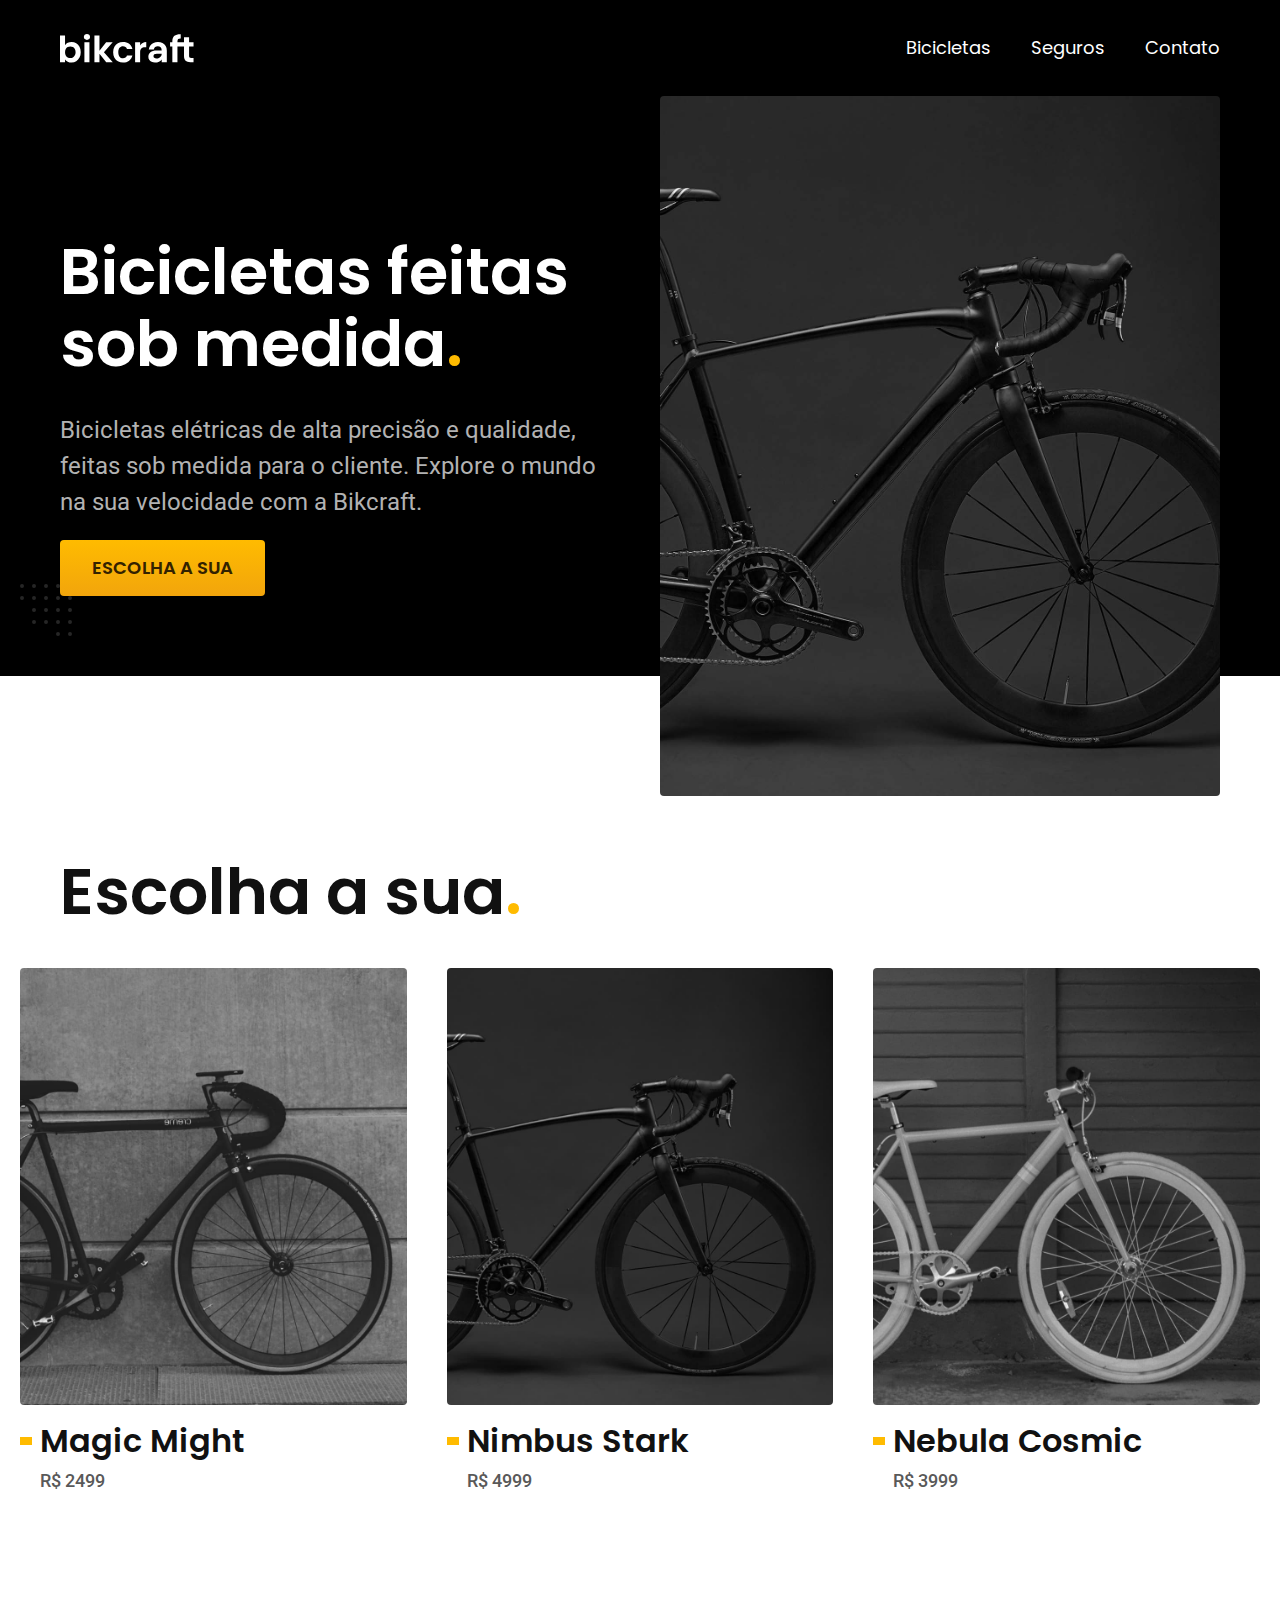
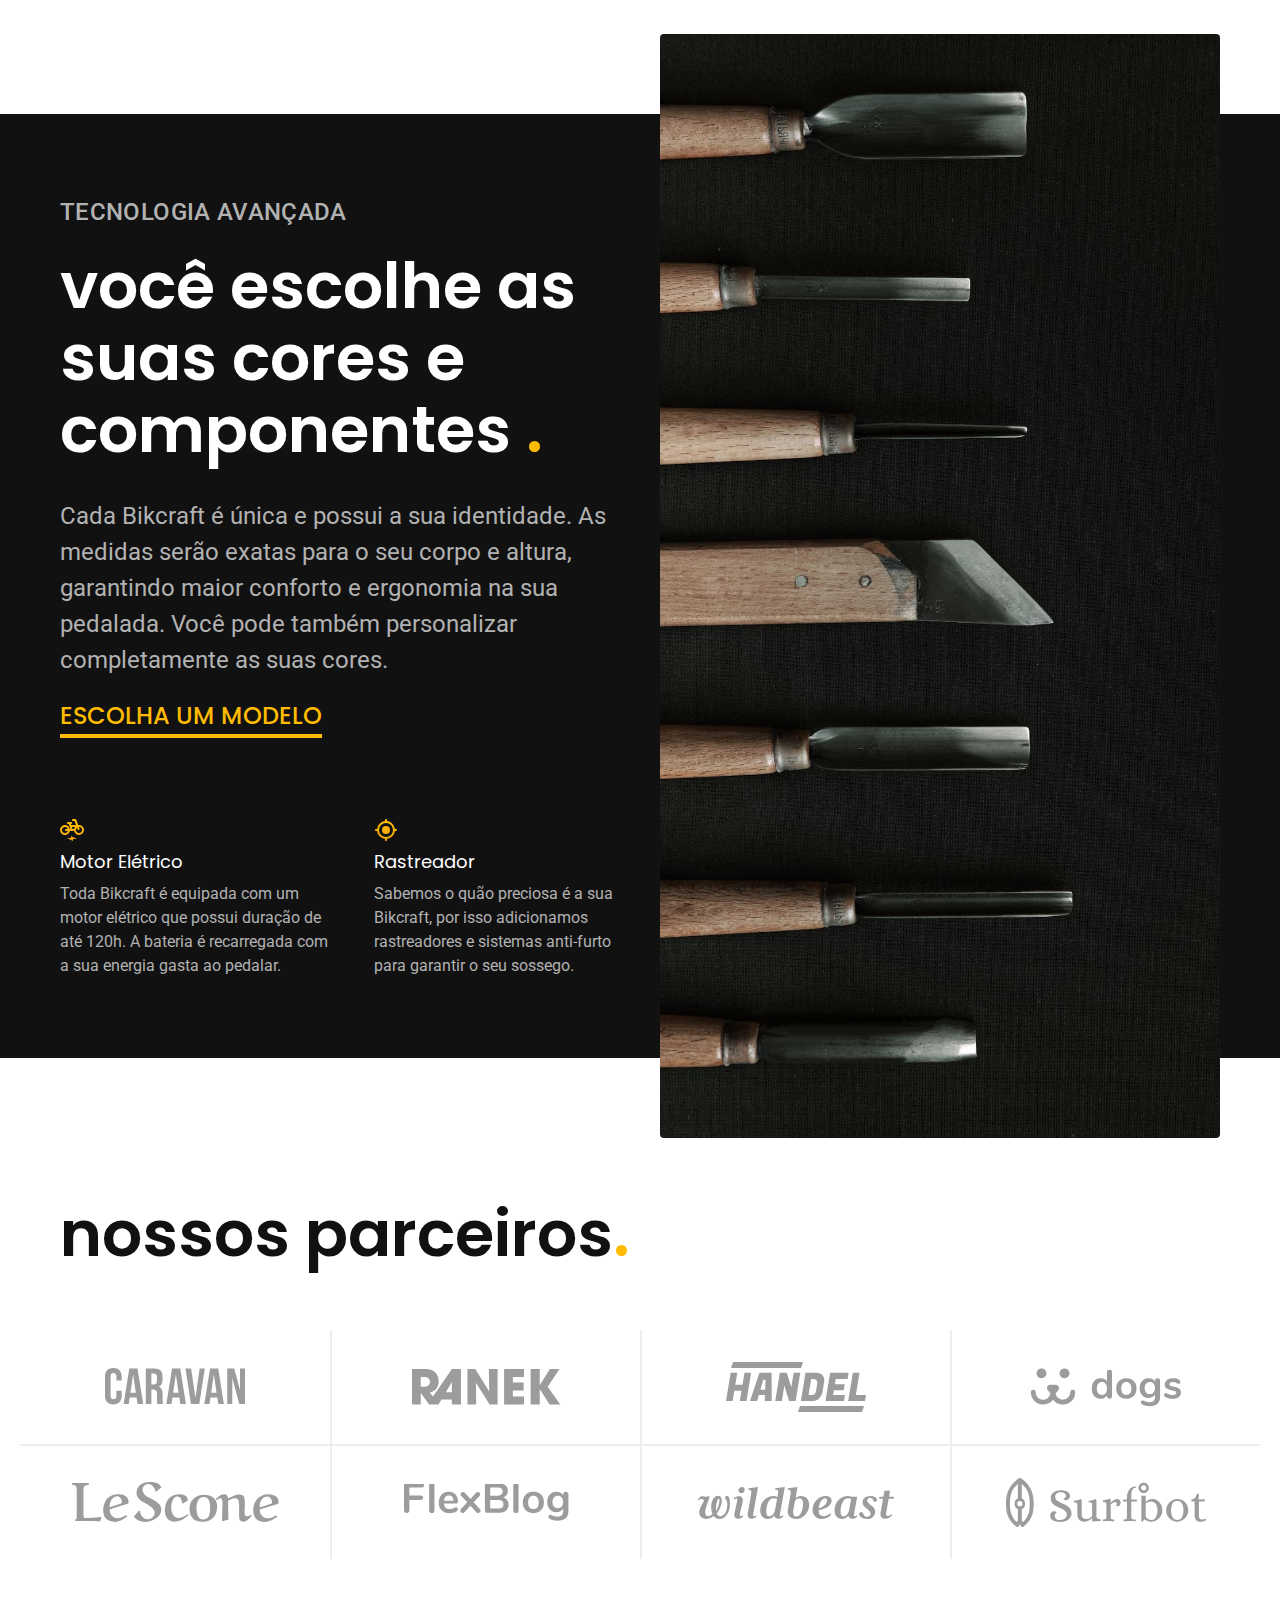
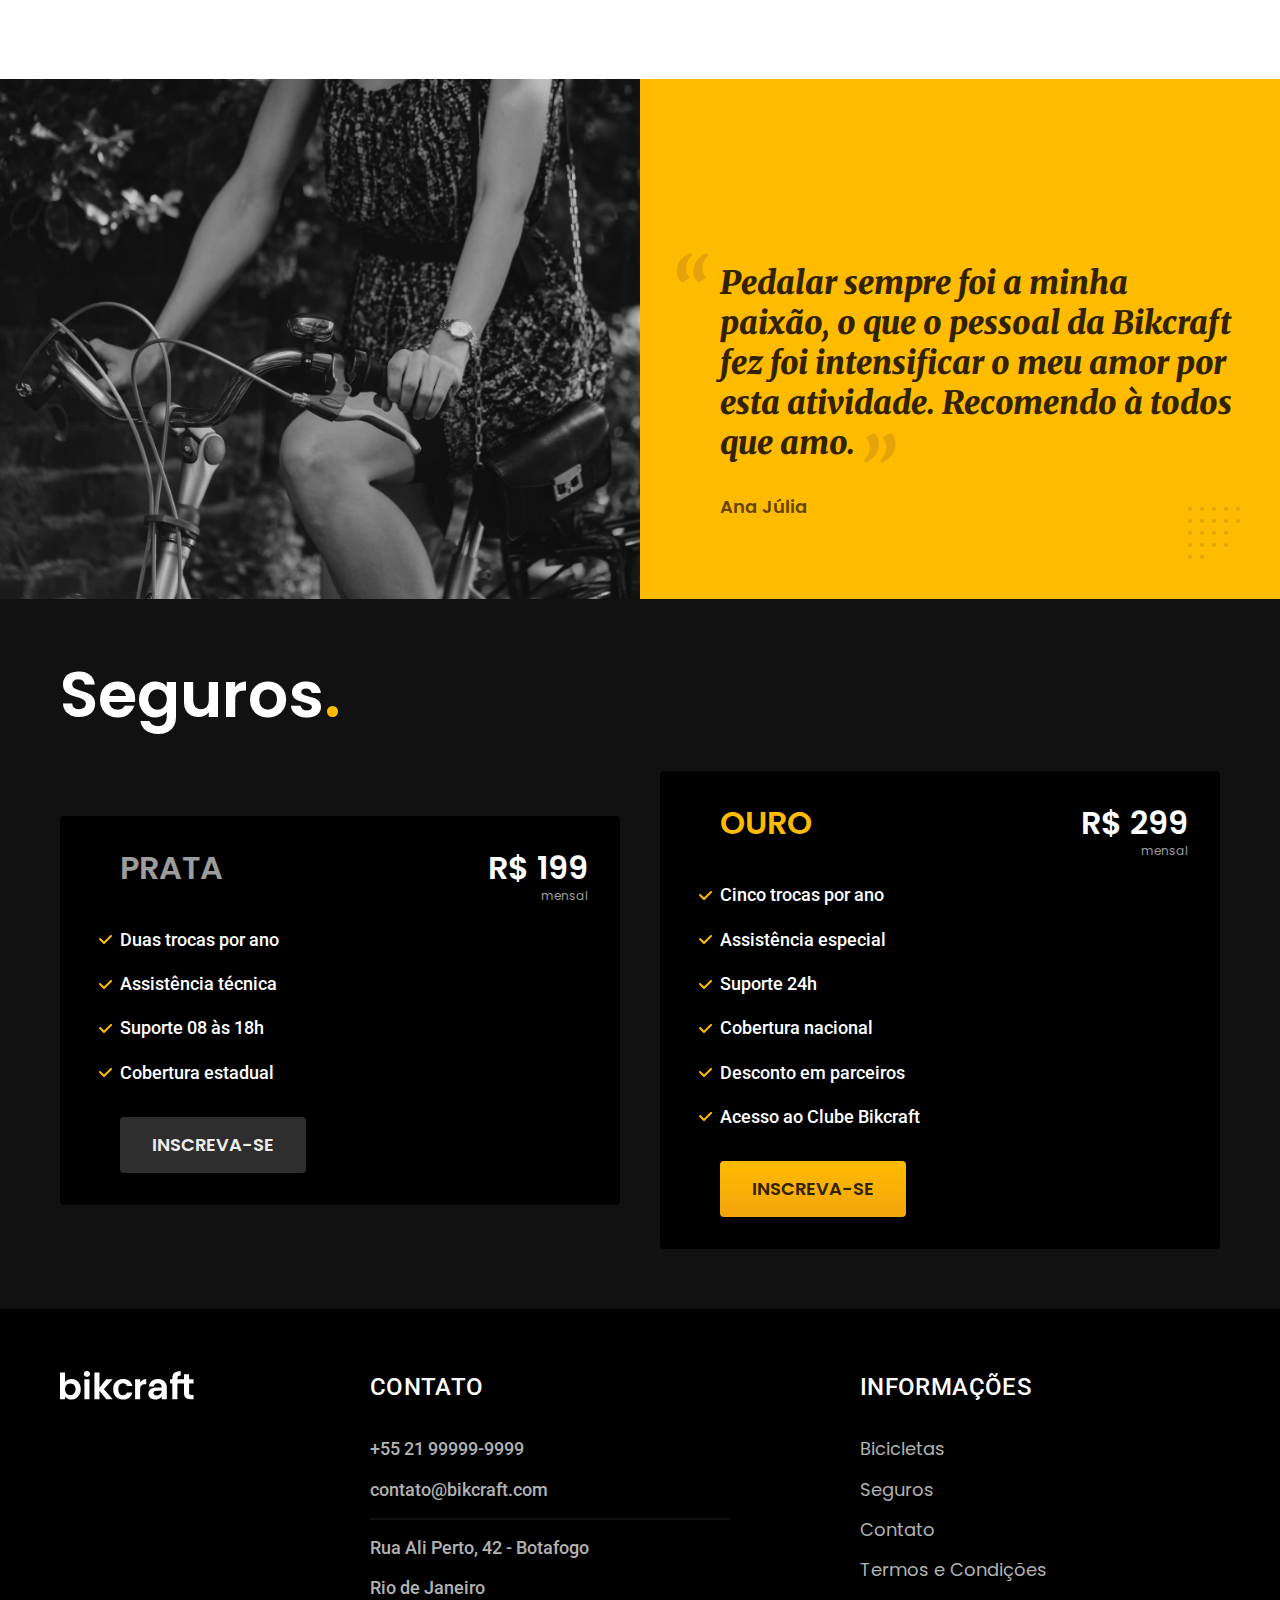
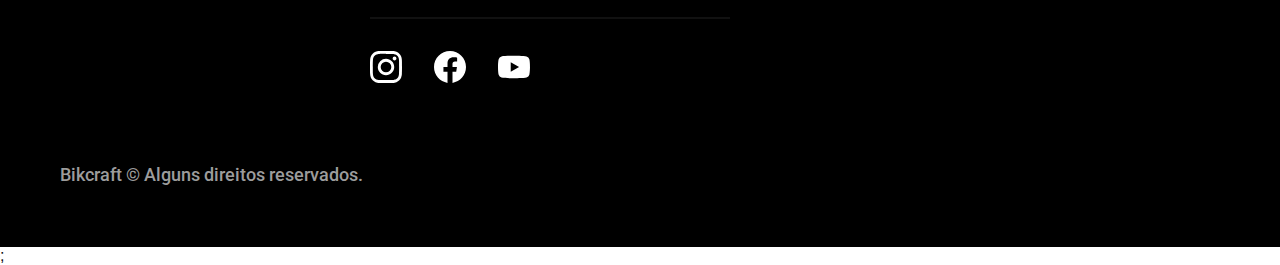
<file: index.html>
<!DOCTYPE html>
<html lang="pt-br">

<head>
  <meta charset="UTF-8">
  <meta name="viewport" content="width=device-width, initial-scale=1.0">

  <title>Bikcraft - Bicicletas Elétricas</title>
  <meta name="description" content="Bicicletas elétricas de alta precisão e qualidade,  feitas sob medida para o cliente. Explore o mundo na sua velocidade com a Bikcraft.">

  <link rel="icon" href="./favicon.svg" type="image/svg+xml">
  <link rel="preload" href="./css/style.min.css" as="style">
  <link rel="stylesheet" href="./css/style.min.css">

  <link rel="preconnect" href="https://fonts.googleapis.com">
  <link rel="preconnect" href="https://fonts.gstatic.com" crossorigin>
  <link href="https://fonts.googleapis.com/css2?family=Poppins:wght@400;600&family=Roboto:wght@400;500&family=Merriweather:ital,wght@1,900&display=swap" rel="stylesheet">

  <script>document.documentElement.classList.add('js');</script>
</head>

<body>
  <header class="header-bg">
    <div class="header container">
      <a href="./">
        <img src="./img/bikcraft.svg" width="136" height="32" alt="Bikcraft">
      </a>

      <nav aria-label="primaria">
        <ul class="header-menu font-1-m cor-0">
          <li><a href="./bicicletas.html">Bicicletas</a></li>
          <li><a href="./seguros.html">Seguros</a></li>
          <li><a href="./contato.html">Contato</a></li>
        </ul>
      </nav>
    </div>
  </header>

  <main class="introducao-bg">
    <div class="introducao container">
      <div class="introducao-conteudo">
        <h1 class="font-1-xxl cor-0 fadeInDown" data-anime="200">Bicicletas feitas sob medida<span class="cor-p1">.</span></h1>
        <p class="font-2-l cor-5 fadeInDown" data-anime="400">Bicicletas elétricas de alta precisão e qualidade, feitas sob medida para o cliente. Explore o mundo na sua velocidade com a Bikcraft.</p>
        <a class="botao fadeInDown" data-anime="600" href="./bicicletas.html">Escolha a sua</a>
      </div>
      <picture data-anime="800" class="fadeInDown">
        <source media="(max-width: 800px)" srcset="./img/bicicletas/nimbus.jpg">
        <img src="./img/fotos/introducao.jpg" width="1280" height="1600" alt="Bicicletas elétricas preta">
      </picture>
    </div>
  </main>

  <article class="bicicletas-lista">
    <h2 class="container font-1-xxl">Escolha a sua<span class="cor-p1">.</span></h2>

    <ul>
      <li>
        <a href="./bicicletas/magic.html">
          <img src="./img/bicicletas/magic-home.jpg" alt="Bicicleta preta" width="920" height="1040">
          <h3 class="font-1-xl">Magic Might</h3>
          <span class="font-2-m cor-8">R$ 2499</span>
        </a>
      </li>
      <li>
        <a href="./bicicletas/nimbus.html">
          <img src="./img/bicicletas/nimbus-home.jpg" alt="Bicicleta preta" width="920" height="1040">
          <h3 class="font-1-xl">Nimbus Stark</h3>
          <span class="font-2-m cor-8">R$ 4999</span>
        </a>
      </li>
      <li>
        <a href="./bicicletas/nebula.html">
          <img src="./img/bicicletas/nebula-home.jpg" alt="Bicicleta preta" width="920" height="1040">
          <h3 class="font-1-xl">Nebula Cosmic</h3>
          <span class="font-2-m cor-8">R$ 3999</span>
        </a>
      </li>
    </ul>
  </article>

  <article class="tecnologia-bg">
    <div class="tecnologia container">
      <div class="tecnologia-conteudo">
        <span class="font-2-l-b cor-5">Tecnologia Avançada</span>
        <h2 class="font-1-xxl cor-0">você escolhe as suas cores e componentes <span class="cor-p1">.</span></h2>
        <p class="font-2-l cor-5">Cada Bikcraft é única e possui a sua identidade. As medidas serão exatas para o seu corpo e altura, garantindo maior conforto e ergonomia na sua pedalada. Você pode também personalizar completamente as suas cores.</p>
        <a class="link" href="./bicicletas.html">Escolha um modelo</a>
        <div class="tecnologia-vantagens">
          <div>
            <img src="./img/icones/eletrica.svg" width="24" height="24" alt="">
            <h3 class="font-1-m cor-0">Motor Elétrico</h3>
            <p class="font-2-s cor-5">Toda Bikcraft é equipada com um motor elétrico que possui duração de até 120h. A bateria é recarregada com a sua energia gasta ao pedalar.</p>
          </div>
          <div>
            <img src="./img/icones/rastreador.svg" width="24" height="24" alt="">
            <h3 class="font-1-m cor-0">Rastreador</h3>
            <p class="font-2-s cor-5">Sabemos o quão preciosa é a sua Bikcraft, por isso adicionamos rastreadores e sistemas anti-furto para garantir o seu sossego.</p>
          </div>
        </div>
      </div>
      <div class="tecnologia-imagem">
        <img src="./img/fotos/tecnologia.jpg" width="1200" height="1920" alt="">
      </div>
    </div>
  </article>

  <section class="parceiros" aria-label="Nossos Parceiros">
    <h2 class="container font-1-xxl">nossos parceiros<span class="cor-p1">.</span></h2>

    <ul>
      <li><img src="./img/parceiros/caravan.svg" alt="caravan" width="140" height="38"></li>
      <li><img src="./img/parceiros/ranek.svg" alt="ranek" width="149" height="36"></li>
      <li><img src="./img/parceiros/handel.svg" alt="handel" width="140" height="50"></li>
      <li><img src="./img/parceiros/dogs.svg" alt="dogs" width="152" height="39"></li>
      <li><img src="./img/parceiros/lescone.svg" alt="lescone" width="208" height="41"></li>
      <li><img src="./img/parceiros/flexblog.svg" alt="flexblog" width="165" height="38"></li>
      <li><img src="./img/parceiros/wildbeast.svg" alt="wildbeast" width="196" height="34"></li>
      <li><img src="./img/parceiros/surfbot.svg" alt="surfbot" width="200" height="49"></li>
    </ul>
  </section>

  <section class="depoimento" aria-label="Depoimento">
    <div>
      <img src="./img/fotos/depoimento.jpg" width="1560" height="1360" alt="Pessoa pedalando uma bicicleta Bikcraft">
    </div>
    <div class="depoimento-conteudo">
      <blockquote class="font-1-xl cor-p5">
        <p>Pedalar sempre foi a minha paixão, o que o pessoal da Bikcraft fez foi intensificar o meu amor por esta atividade. Recomendo à todos que amo.</p>
      </blockquote>
      <span class="font-1-m-b cor-p4">Ana Júlia</span>
    </div>
  </section>

  <article class="seguros-bg">
    <div class="seguros container">
      <h2 class="font-1-xxl cor-0">Seguros<span class="cor-p1">.</span></h2>
      <div class="seguros-item">
        <h3 class="font-1-xl cor-6">PRATA</h3>
        <span class="font-1-xl cor-0">R$ 199 <span class="font-1-xs cor-6">mensal</span></span>
        <ul class="font-2-m cor-0">
          <li>Duas trocas por ano</li>
          <li>Assistência técnica</li>
          <li>Suporte 08 às 18h</li>
          <li>Cobertura estadual</li>
        </ul>
        <a class="botao secundario" href="./orcamento.html?tipo=seguro&produto=prata">Inscreva-se</a>
      </div>

      <div class="seguros-item">
        <h3 class="font-1-xl cor-p1">OURO</h3>
        <span class="font-1-xl cor-0">R$ 299 <span class="font-1-xs cor-6">mensal</span></span>
        <ul class="font-2-m cor-0">
          <li>Cinco trocas por ano</li>
          <li>Assistência especial</li>
          <li>Suporte 24h</li>
          <li>Cobertura nacional</li>
          <li>Desconto em parceiros</li>
          <li>Acesso ao Clube Bikcraft</li>
        </ul>
        <a class="botao" href="./orcamento.html?tipo=seguro&produto=ouro">Inscreva-se</a>
      </div>
    </div>
  </article>

  <footer class="footer-bg">
    <div class="footer container">
      <img src="./img/bikcraft.svg" width="136" height="32" alt="Bikcraft">
      <div class="footer-contato">
        <h3 class="font-2-l-b cor-0">Contato</h3>
        <ul class="font-2-m cor-5">
          <li><a href="tel:+5521999999999">+55 21 99999-9999</a></li>
          <li><a href="mailto:contato@bikcraft.com">contato@bikcraft.com</a></li>
          <li>Rua Ali Perto, 42 - Botafogo</li>
          <li>Rio de Janeiro</li>
        </ul>
        <div class="footer-redes">
          <a href="./">
            <img src="./img/redes/instagram.svg" width="32" height="32" alt="Instagram">
          </a>
          <a href="./">
            <img src="./img/redes/facebook.svg" width="32" height="32" alt="Facebook">
          </a>
          <a href="./">
            <img src="./img/redes/youtube.svg" width="32" height="32" alt="Youtube">
          </a>
        </div>
      </div>
      <div class="footer-informacoes">
        <h3 class="font-2-l-b cor-0">Informações</h3>
        <nav>
          <ul class="font-1-m cor-5">
            <li><a href="./bicicletas.html">Bicicletas</a></li>
            <li><a href="./seguros.html">Seguros</a></li>
            <li><a href="./contato">Contato</a></li>
            <li><a href="./termos.html">Termos e Condições</a></li>
          </ul>
        </nav>
      </div>
      <p class="footer-copy font-2-m cor-6">Bikcraft © Alguns direitos reservados.</p>
    </div>
  </footer>
  <script src="./js/plugins/simple-anime.js"></script>;
  <script src="./js/script.js"></script>
</body>

</html>
</file>
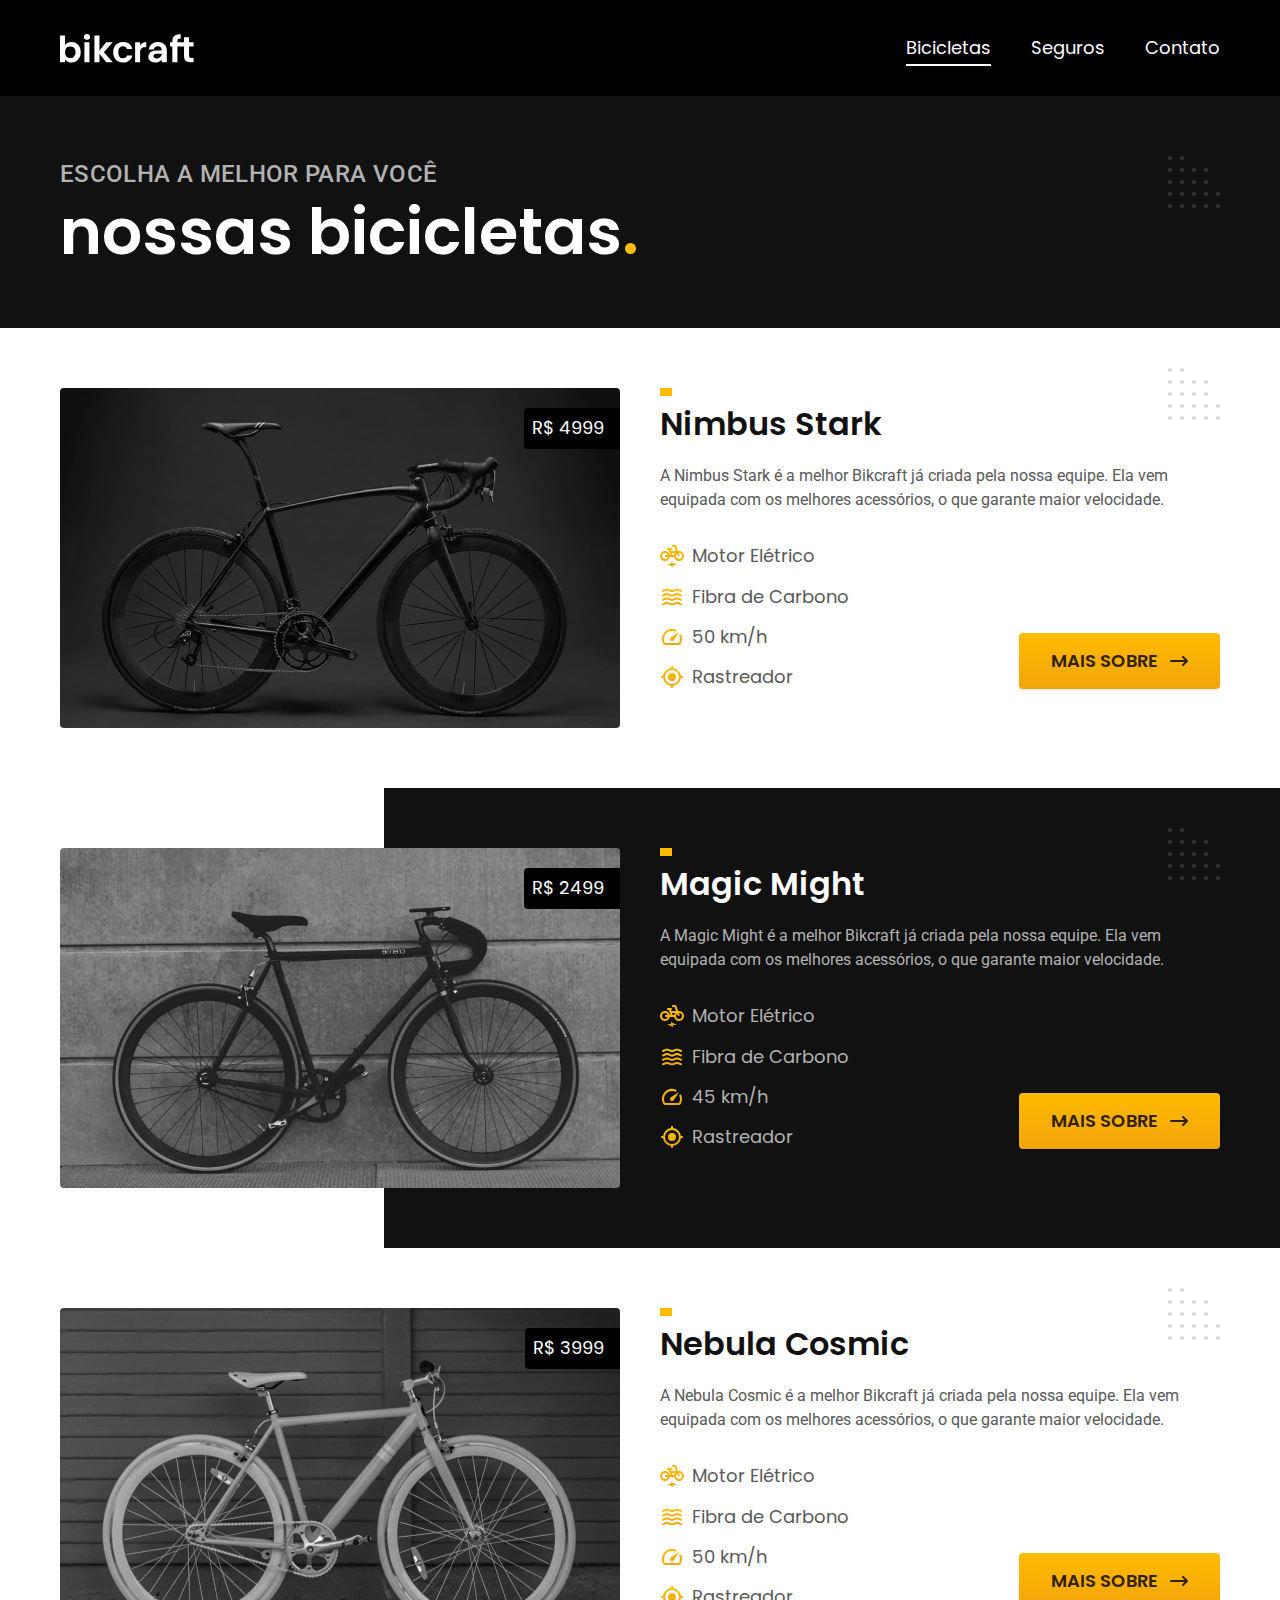
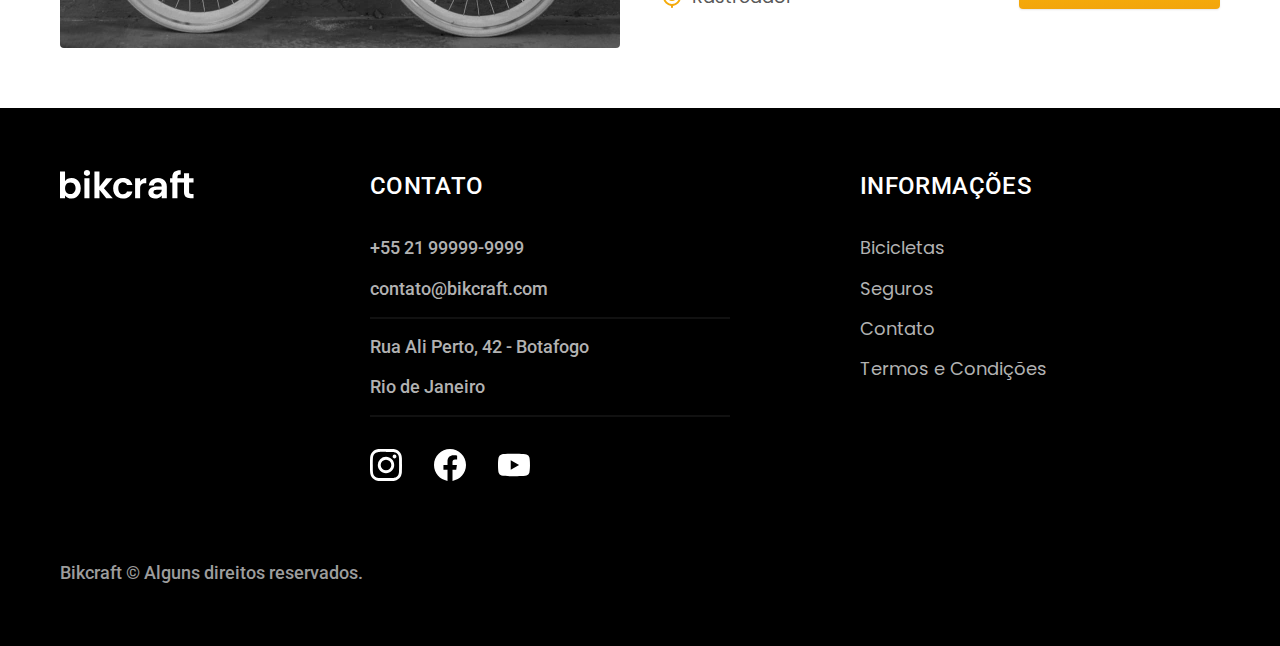
<file: bicicletas.html>
<!DOCTYPE html>
<html lang="pt-br">

<head>
  <meta charset="UTF-8">
  <meta name="viewport" content="width=device-width, initial-scale=1.0">

  <title>Bicicletas | Bikcraft</title>
  <meta name="description" content="Bicicletas.">

  <link rel="icon" href="./favicon.svg" type="image/svg+xml">
  <link rel="preload" href="./css/style.min.css" as="style">
  <link rel="stylesheet" href="./css/style.min.css">

  <link rel="preconnect" href="https://fonts.googleapis.com">
  <link rel="preconnect" href="https://fonts.gstatic.com" crossorigin>
  <link href="https://fonts.googleapis.com/css2?family=Poppins:wght@400;600&family=Roboto:wght@400;500&family=Merriweather:ital,wght@1,900&display=swap" rel="stylesheet">

  <script>document.documentElement.classList.add('js');</script>
</head>

<body id="bicicletas">
  <header class="header-bg">
    <div class="header container">
      <a href="./">
        <img src="./img/bikcraft.svg" width="136" height="32" alt="Bikcraft">
      </a>

      <nav aria-label="primaria">
        <ul class="header-menu font-1-m cor-0">
          <li><a href="./bicicletas.html">Bicicletas</a></li>
          <li><a href="./seguros.html">Seguros</a></li>
          <li><a href="./contato.html">Contato</a></li>
        </ul>
      </nav>
    </div>
  </header>

  <main>
    <div class="titulo-bg">
      <div class="titulo container">
        <p class="font-2-l-b cor-5">Escolha a melhor para você</p>
        <h1 class="font-1-xxl cor-0">nossas bicicletas<span class="cor-p1">.</span></h1>
      </div>
    </div>


    <div class="bicicletas container">
      <div class="bicicletas-imagem">
        <img src="./img/bicicletas/nimbus.jpg" width="1120" height="680" alt="Bicicleta preta">
        <span class="font-1-m cor-0">R$ 4999</span>
      </div>
      <div class="bicicletas-conteudo">
        <h2 class="font-1-xl">Nimbus Stark</h2>
        <p class="font-2-s cor-8">A Nimbus Stark é a melhor Bikcraft já criada pela nossa equipe. Ela vem equipada com os melhores acessórios, o que garante maior velocidade.</p>
        <ul class="font-1-m cor-8">
          <li>
            <img src="./img/icones/eletrica.svg" width="24" height="24" alt="">
            Motor Elétrico
          </li>
          <li>
            <img src="./img/icones/carbono.svg" width="24" height="24" alt="">
            Fibra de Carbono
          </li>
          <li>
            <img src="./img/icones/velocidade.svg" width="24" height="24" alt="">
            50 km/h
          </li>
          <li>
            <img src="./img/icones/rastreador.svg" width="24" height="24" alt="">
            Rastreador
          </li>
        </ul>
        <a class="botao seta" href="./bicicletas/nimbus.html">Mais Sobre</a>
      </div>
    </div>


    <div class="bicicletas-bg">
      <div class="bicicletas container">
        <div class="bicicletas-imagem">
          <img src="./img/bicicletas/magic.jpg" width="1120" height="680" alt="Bicicleta preta">
          <span class="font-1-m cor-0">R$ 2499</span>
        </div>
        <div class="bicicletas-conteudo">
          <h2 class="font-1-xl cor-0">Magic Might</h2>
          <p class="font-2-s cor-5">A Magic Might é a melhor Bikcraft já criada pela nossa equipe. Ela vem equipada com os melhores acessórios, o que garante maior velocidade.</p>
          <ul class="font-1-m cor-5">
            <li>
              <img src="./img/icones/eletrica.svg" width="24" height="24" alt="">
              Motor Elétrico
            </li>
            <li>
              <img src="./img/icones/carbono.svg" width="24" height="24" alt="">
              Fibra de Carbono
            </li>
            <li>
              <img src="./img/icones/velocidade.svg" width="24" height="24" alt="">
              45 km/h
            </li>
            <li>
              <img src="./img/icones/rastreador.svg" width="24" height="24" alt="">
              Rastreador
            </li>
          </ul>
          <a class="botao seta" href="./bicicletas/magic.html">Mais Sobre</a>
        </div>
      </div>
    </div>


    <div class="bicicletas container">
      <div class="bicicletas-imagem">
        <img src="./img/bicicletas/nebula.jpg" width="1120" height="680" alt="Bicicleta preta">
        <span class="font-1-m cor-0">R$ 3999</span>
      </div>
      <div class="bicicletas-conteudo">
        <h2 class="font-1-xl">Nebula Cosmic</h2>
        <p class="font-2-s cor-8">A Nebula Cosmic é a melhor Bikcraft já criada pela nossa equipe. Ela vem equipada com os melhores acessórios, o que garante maior velocidade.</p>
        <ul class="font-1-m cor-8">
          <li>
            <img src="./img/icones/eletrica.svg" width="24" height="24" alt="">
            Motor Elétrico
          </li>
          <li>
            <img src="./img/icones/carbono.svg" width="24" height="24" alt="">
            Fibra de Carbono
          </li>
          <li>
            <img src="./img/icones/velocidade.svg" width="24" height="24" alt="">
            50 km/h
          </li>
          <li>
            <img src="./img/icones/rastreador.svg" width="24" height="24" alt="">
            Rastreador
          </li>
        </ul>
        <a class="botao seta" href="./bicicletas/nebula.html">Mais Sobre</a>
      </div>
    </div>
  </main>

  <footer class="footer-bg">
    <div class="footer container">
      <img src="./img/bikcraft.svg" width="136" height="32" alt="Bikcraft">
      <div class="footer-contato">
        <h3 class="font-2-l-b cor-0">Contato</h3>
        <ul class="font-2-m cor-5">
          <li><a href="tel:+5521999999999">+55 21 99999-9999</a></li>
          <li><a href="mailto:contato@bikcraft.com">contato@bikcraft.com</a></li>
          <li>Rua Ali Perto, 42 - Botafogo</li>
          <li>Rio de Janeiro</li>
        </ul>
        <div class="footer-redes">
          <a href="./">
            <img src="./img/redes/instagram.svg" width="32" height="32" alt="Instagram">
          </a>
          <a href="./">
            <img src="./img/redes/facebook.svg" width="32" height="32" alt="Facebook">
          </a>
          <a href="./">
            <img src="./img/redes/youtube.svg" width="32" height="32" alt="Youtube">
          </a>
        </div>
      </div>
      <div class="footer-informacoes">
        <h3 class="font-2-l-b cor-0">Informações</h3>
        <nav>
          <ul class="font-1-m cor-5">
            <li><a href="./bicicletas.html">Bicicletas</a></li>
            <li><a href="./seguros.html">Seguros</a></li>
            <li><a href="./contato">Contato</a></li>
            <li><a href="./termos.html">Termos e Condições</a></li>
          </ul>
        </nav>
      </div>
      <p class="footer-copy font-2-m cor-6">Bikcraft © Alguns direitos reservados.</p>
    </div>
  </footer>
  <script src="./js/script.js"></script>
</body>

</html>
</file>
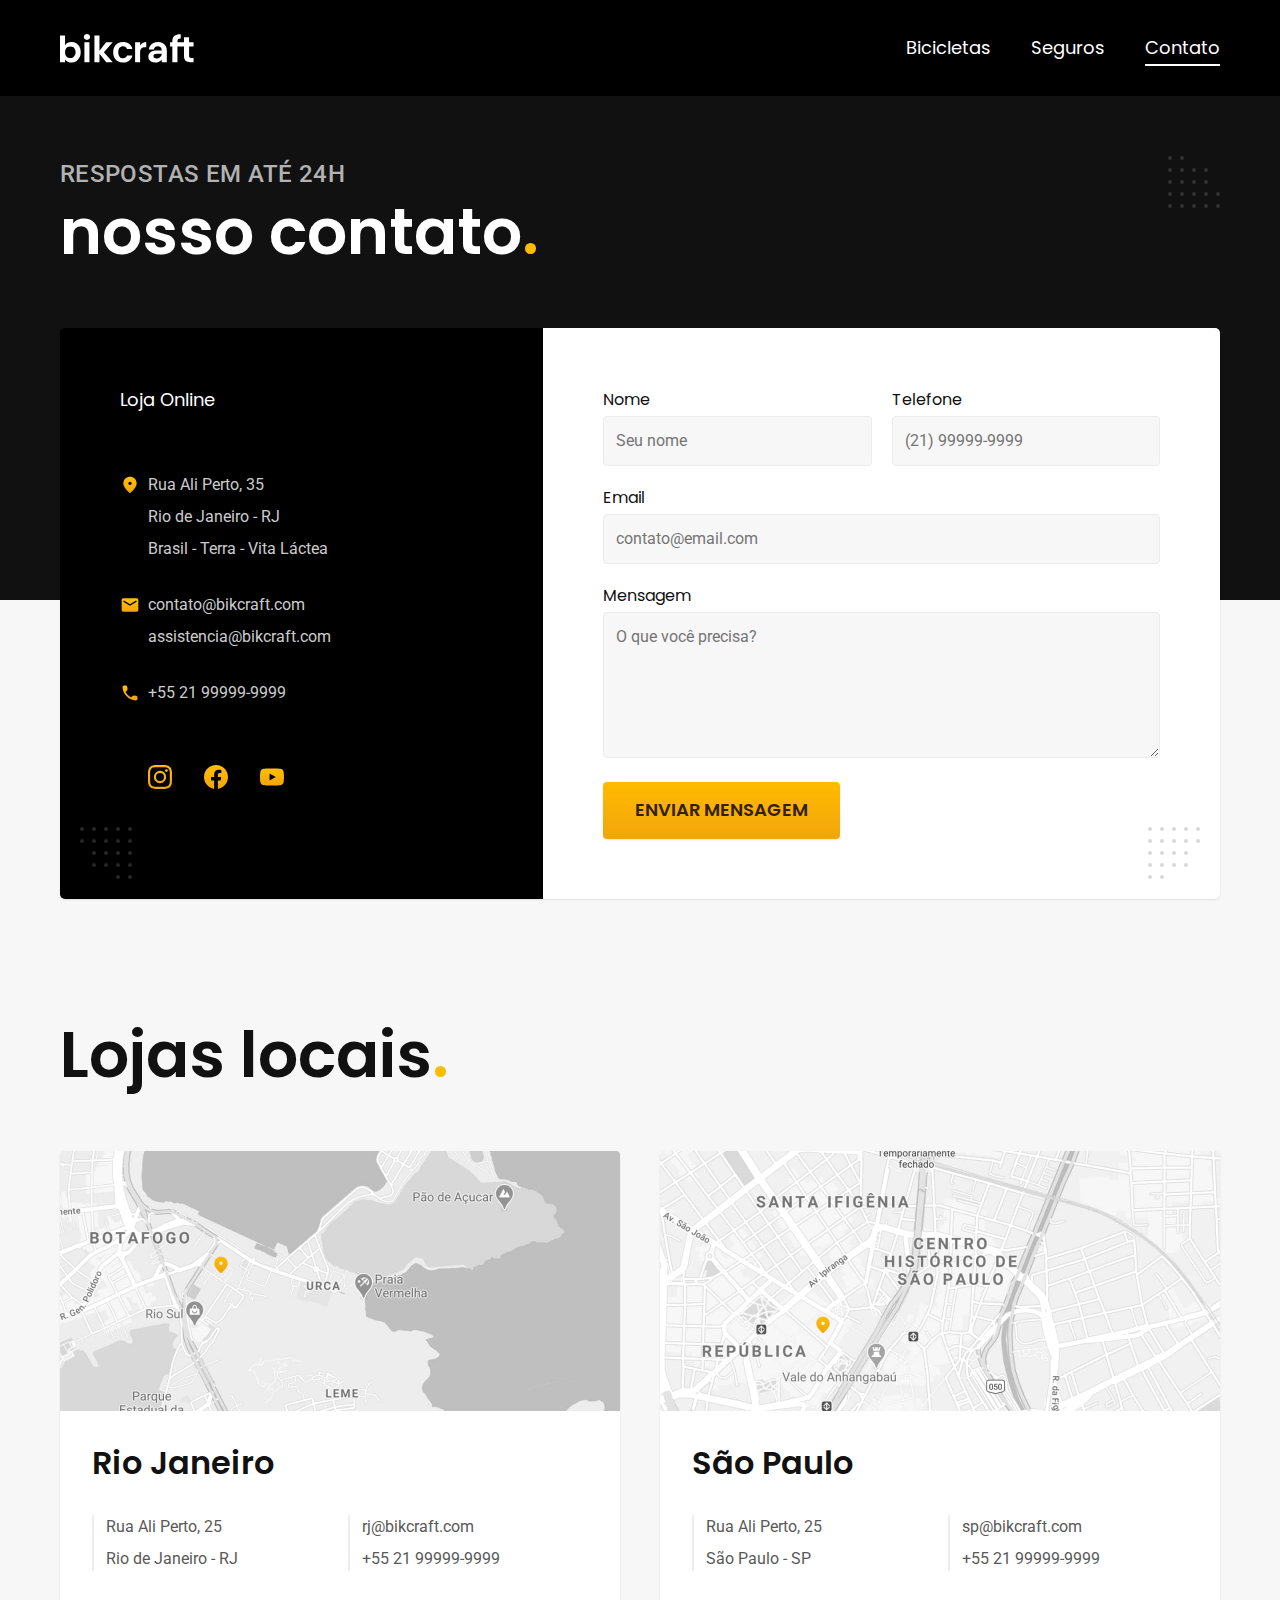
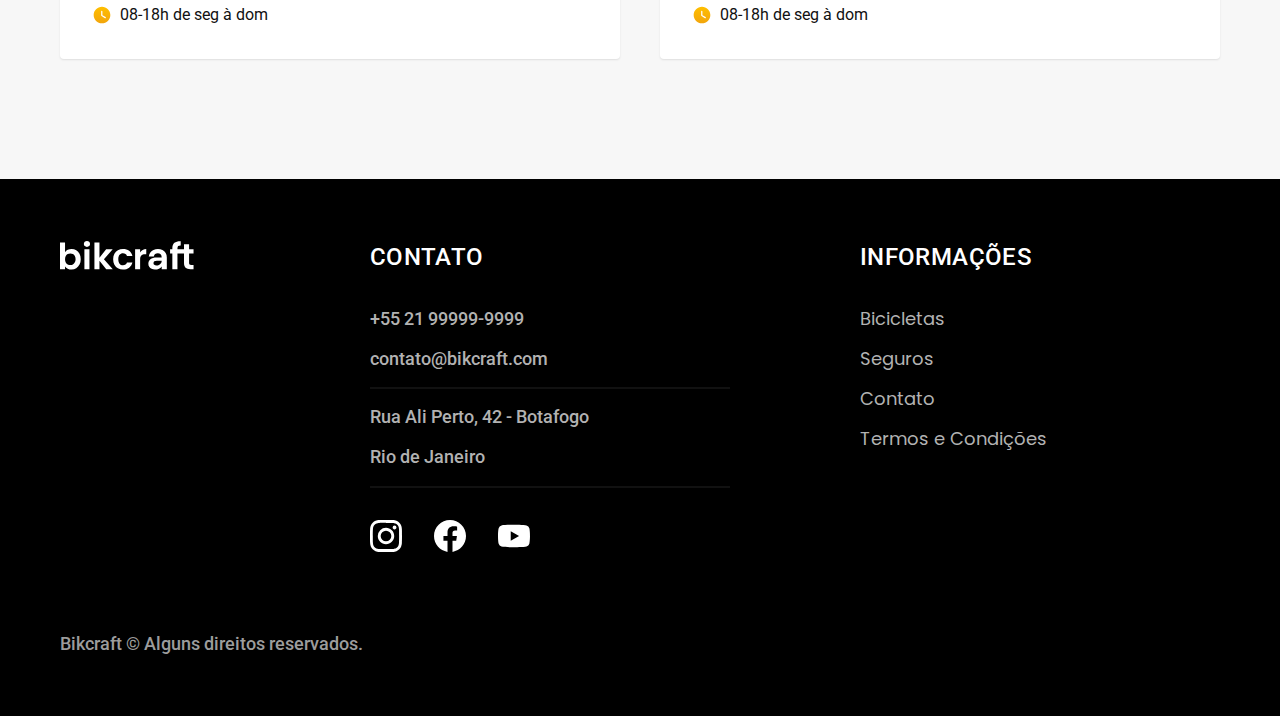
<file: contato.html>
<!DOCTYPE html>
<html lang="pt-br">

<head>
  <meta charset="UTF-8">
  <meta name="viewport" content="width=device-width, initial-scale=1.0">

  <title>Contato | Bikcraft</title>
  <meta name="description" content="Contato">

  <link rel="icon" href="./favicon.svg" type="image/svg+xml">
  <link rel="preload" href="./css/style.min.css" as="style">
  <link rel="stylesheet" href="./css/style.min.css">

  <link rel="preconnect" href="https://fonts.googleapis.com">
  <link rel="preconnect" href="https://fonts.gstatic.com" crossorigin>
  <link href="https://fonts.googleapis.com/css2?family=Poppins:wght@400;600&family=Roboto:wght@400;500&family=Merriweather:ital,wght@1,900&display=swap" rel="stylesheet">

  <script>document.documentElement.classList.add('js');</script>
</head>

<body id="contato">
  <header class="header-bg">
    <div class="header container">
      <a href="./">
        <img src="./img/bikcraft.svg" width="136" height="32" alt="Bikcraft">
      </a>

      <nav aria-label="primaria">
        <ul class="header-menu font-1-m cor-0">
          <li><a href="./bicicletas.html">Bicicletas</a></li>
          <li><a href="./seguros.html">Seguros</a></li>
          <li><a href="./contato.html">Contato</a></li>
        </ul>
      </nav>
    </div>
  </header>

  <main>
    <div class="titulo-bg">
      <div class="titulo container">
        <p class="font-2-l-b cor-5">Respostas em até 24h</p>
        <h1 class="font-1-xxl cor-0">nosso contato<span class="cor-p1">.</span></h1>
      </div>
    </div>

    <div class="contato container">
      <section class="contato-dados" aria-label="Endereço">
        <h2 class="font-1-m cor-0">Loja Online</h2>
        <div class="contato-endereco font-2-s cor-4">
          <p>Rua Ali Perto, 35</p>
          <p>Rio de Janeiro - RJ</p>
          <p>Brasil - Terra - Vita Láctea</p>
        </div>
        <address class="contato-meios font-2-s cor-4">
          <a href="mailto:contato@bikcraft.com">contato@bikcraft.com</a>
          <a href="mailto:assistencia@bikcraft.com">assistencia@bikcraft.com</a>
          <a href="tel:+5521999999999">+55 21 99999-9999</a>
        </address>
        <div class="contato-redes">
          <a href="./">
            <img src="./img/redes/instagram-p.svg" width="24" height="24" alt="Instagram">
          </a>
          <a href="./">
            <img src="./img/redes/facebook-p.svg" width="24" height="24" alt="Facebook">
          </a>
          <a href="./">
            <img src="./img/redes/youtube-p.svg" width="24" height="24" alt="Youtube">
          </a>
        </div>
      </section>
      <section class="contato-formulario" aria-label="Formulário">
        <form class="form" action="./enviar.php" method="post">
          <div>
            <label for="nome">Nome</label>
            <input type="text" id="nome" name="nome" placeholder="Seu nome">
          </div>
          <div>
            <label for="telefone">Telefone</label>
            <input type="text" id="telefone" name="telefone" placeholder="(21) 99999-9999">
          </div>
          <div class="col-2">
            <label for="email">Email</label>
            <input type="email" id="email" name="email" placeholder="contato@email.com" required>
          </div>
          <div class="col-2">
            <label for="mensagem">Mensagem</label>
            <textarea rows="5" id="mensagem" name="mensagem" placeholder="O que você precisa?"></textarea>
          </div>
          <button class="botao col-2">Enviar Mensagem</button>
        </form>
      </section>
    </div>
  </main>

  <article class="lojas container">
    <h2 class="font-1-xxl">Lojas locais<span class="cor-p1">.</span></h2>
    <div class="lojas-item">
      <img src="./img/lojas/rj.jpg" width="1120" height="520" alt="mapa marcando o endereço em Rua Ali Perto, 25 - Rio de Janeiro - RJ">
      <div class="lojas-conteudo">
        <h3 class="font-1-xl">Rio Janeiro</h3>
        <div class="lojas-dados font-2-s cor-8">
          <p>Rua Ali Perto, 25</p>
          <p>Rio de Janeiro - RJ</p>
        </div>
        <div class="lojas-dados font-2-s cor-8">
          <a href="mailto:rj@bikcraft.com">rj@bikcraft.com</a>
          <a href="tel:+5521999999999">+55 21 99999-9999</a>
        </div>
        <p class="lojas-tempo font-2-s"><img src="./img/icones/horario.svg" width="20" height="20" alt="">08-18h de seg à dom</p>
      </div>
    </div>

    <div class="lojas-item">
      <img src="./img/lojas/sp.jpg" alt="mapa marcando o endereço em Rua Ali Perto, 25 - São Paulo - SP">
      <div class="lojas-conteudo">
        <h3 class="font-1-xl">São Paulo</h3>
        <div class="lojas-dados font-2-s cor-8">
          <p>Rua Ali Perto, 25</p>
          <p>São Paulo - SP</p>
        </div>
        <div class="lojas-dados font-2-s cor-8">
          <a href="mailto:sp@bikcraft.com">sp@bikcraft.com</a>
          <a href="tel:+5521999999999">+55 21 99999-9999</a>
        </div>
        <p class="lojas-tempo font-2-s"><img src="./img/icones/horario.svg" width="20" height="20" alt="">08-18h de seg à dom</p>
      </div>
    </div>
  </article>

  <footer class="footer-bg">
    <div class="footer container">
      <img src="./img/bikcraft.svg" width="136" height="32" alt="Bikcraft">
      <div class="footer-contato">
        <h3 class="font-2-l-b cor-0">Contato</h3>
        <ul class="font-2-m cor-5">
          <li><a href="tel:+5521999999999">+55 21 99999-9999</a></li>
          <li><a href="mailto:contato@bikcraft.com">contato@bikcraft.com</a></li>
          <li>Rua Ali Perto, 42 - Botafogo</li>
          <li>Rio de Janeiro</li>
        </ul>
        <div class="footer-redes">
          <a href="./">
            <img src="./img/redes/instagram.svg" width="32" height="32" alt="Instagram">
          </a>
          <a href="./">
            <img src="./img/redes/facebook.svg" width="32" height="32" alt="Facebook">
          </a>
          <a href="./">
            <img src="./img/redes/youtube.svg" width="32" height="32" alt="Youtube">
          </a>
        </div>
      </div>
      <div class="footer-informacoes">
        <h3 class="font-2-l-b cor-0">Informações</h3>
        <nav>
          <ul class="font-1-m cor-5">
            <li><a href="./bicicletas.html">Bicicletas</a></li>
            <li><a href="./seguros.html">Seguros</a></li>
            <li><a href="./contato">Contato</a></li>
            <li><a href="./termos.html">Termos e Condições</a></li>
          </ul>
        </nav>
      </div>
      <p class="footer-copy font-2-m cor-6">Bikcraft © Alguns direitos reservados.</p>
    </div>
  </footer>
  <script src="./js/script.js"></script>
  <script src="./js/formulario.js"></script>
</body>

</html>
</file>
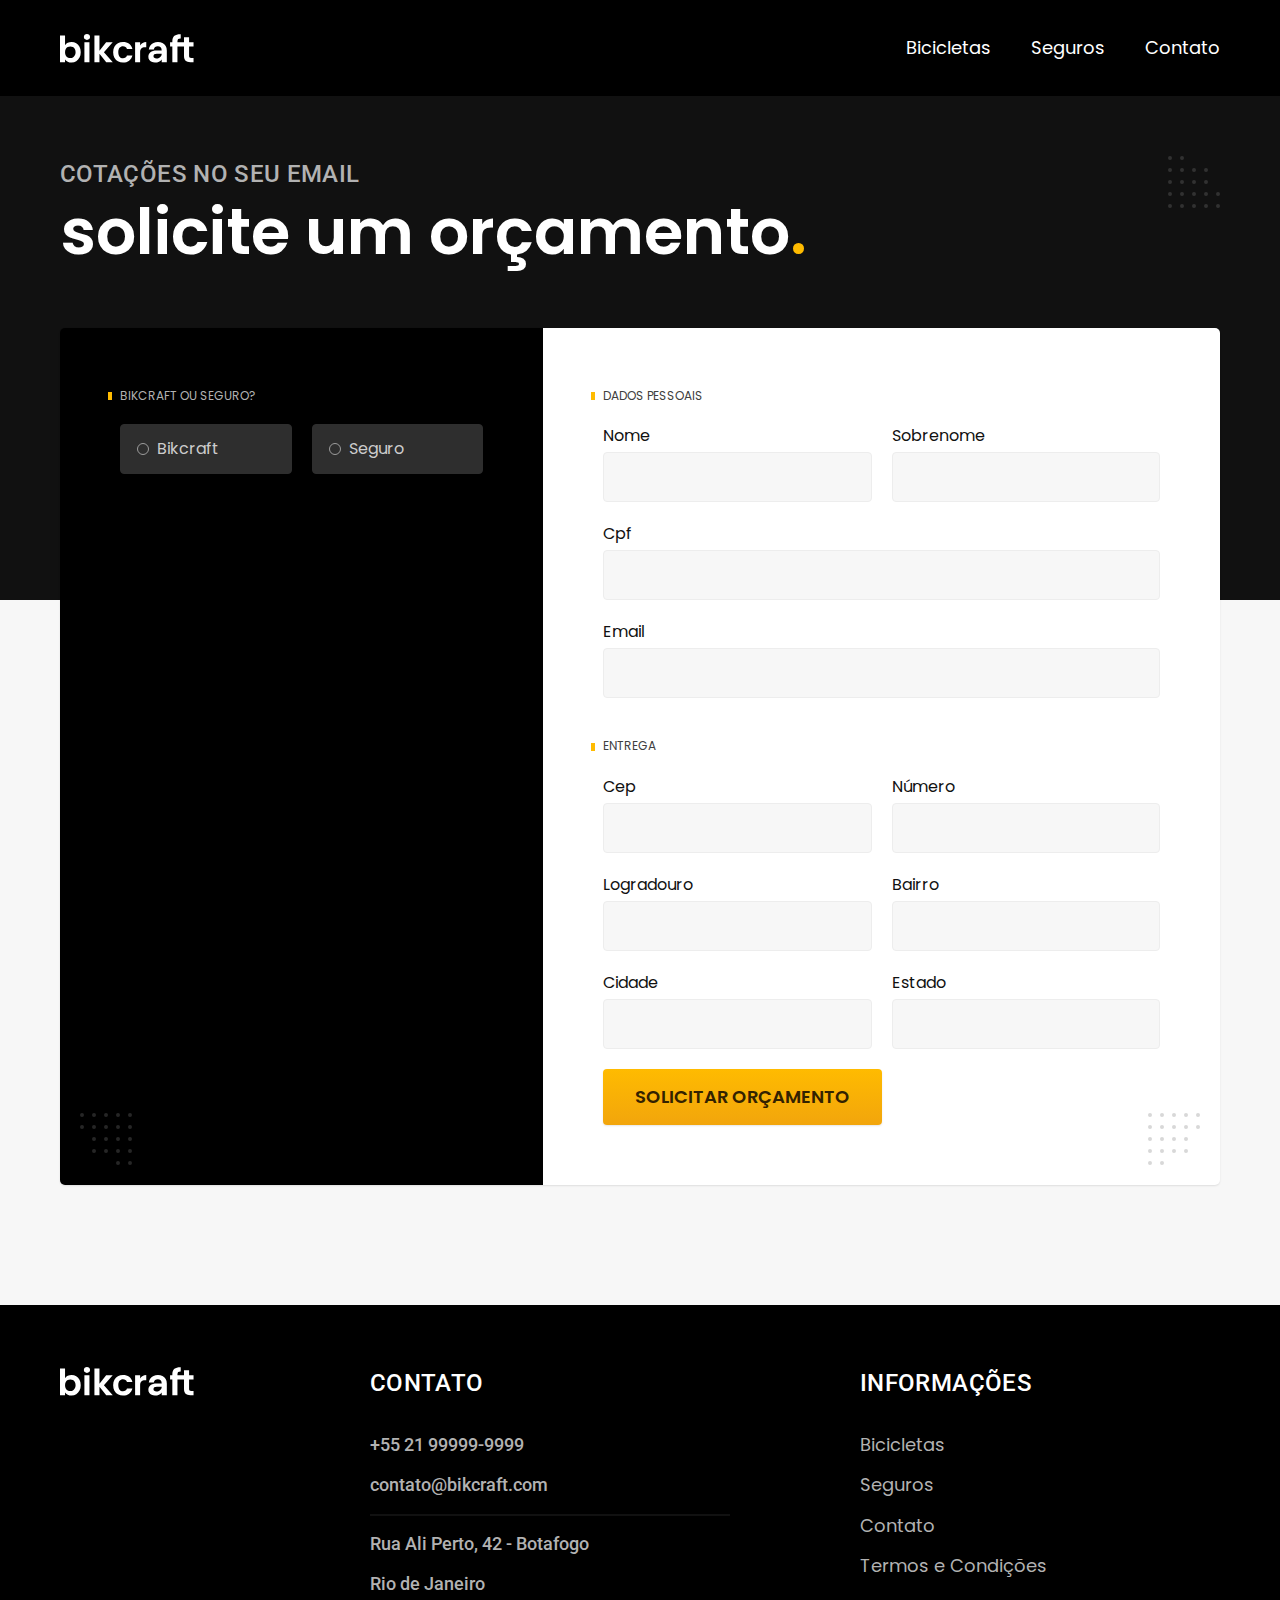
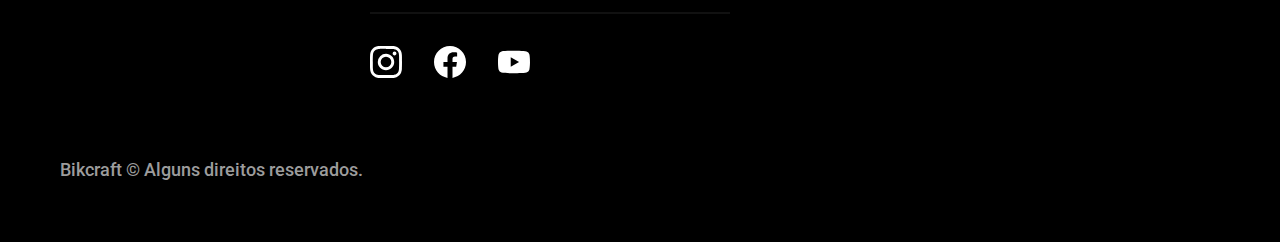
<file: orcamento.html>
<!DOCTYPE html>
<html lang="pt-br">

<head>
  <meta charset="UTF-8">
  <meta name="viewport" content="width=device-width, initial-scale=1.0">

  <title>Orçamento | Bikcraft</title>
  <meta name="description" content="Orçamento">

  <link rel="icon" href="./favicon.svg" type="image/svg+xml">
  <link rel="preload" href="./css/style.min.css" as="style">
  <link rel="stylesheet" href="./css/style.min.css">

  <link rel="preconnect" href="https://fonts.googleapis.com">
  <link rel="preconnect" href="https://fonts.gstatic.com" crossorigin>
  <link href="https://fonts.googleapis.com/css2?family=Poppins:wght@400;600&family=Roboto:wght@400;500&family=Merriweather:ital,wght@1,900&display=swap" rel="stylesheet">

  <script>document.documentElement.classList.add('js');</script>
</head>

<body id="orcamento">
  <header class="header-bg">
    <div class="header container">
      <a href="./">
        <img src="./img/bikcraft.svg" width="136" height="32" alt="Bikcraft">
      </a>

      <nav aria-label="primaria">
        <ul class="header-menu font-1-m cor-0">
          <li><a href="./bicicletas.html">Bicicletas</a></li>
          <li><a href="./seguros.html">Seguros</a></li>
          <li><a href="./contato.html">Contato</a></li>
        </ul>
      </nav>
    </div>
  </header>

  <main>
    <div class="titulo-bg">
      <div class="titulo container">
        <p class="font-2-l-b cor-5">Cotações no seu email</p>
        <h1 class="font-1-xxl cor-0">solicite um orçamento<span class="cor-p1">.</span></h1>
      </div>
    </div>

    <form class="orcamento container" action="./enviar.php" method="post">
      <div class="orcamento-produto">
        <h2 class="font-1-xs cor-5">Bikcraft ou Seguro?</h2>

        <input type="radio" name="tipo" value="bikcraft" id="bikcraft">
        <label for="bikcraft">Bikcraft</label>

        <input type="radio" name="tipo" value="seguro" id="seguro">
        <label for="seguro">Seguro</label>

        <div class="orcamento-conteudo" id="orcamento-bikcraft">
          <h2 class="font-1-xs cor-5">Escolha a sua</h2>

          <input type="radio" name="produto" value="nimbus" id="nimbus">
          <label for="nimbus">Nimbus Stark <span>R$ 4999</span></label>
          <div class="orcamento-detalhes">
            <ul class="font-1-xs cor-8">
              <li><img src="./img/icones/eletrica.svg" width="16" height="16" alt=""> Motor Elétrico</li>
              <li><img src="./img/icones/carbono.svg" width="16" height="16" alt=""> Fibra de Carbono</li>
              <li><img src="./img/icones/velocidade.svg" width="16" height="16" alt=""> 50 km/h</li>
              <li><img src="./img/icones/rastreador.svg" width="16" height="16" alt=""> Rastreador</li>
            </ul>
            <img src="./img/bicicletas/nimbus.jpg" width="1120" height="680" alt="Bicicleta Preta">
          </div>

          <input type="radio" name="produto" value="magic" id="magic">
          <label for="magic">Magic Might <span>R$ 2499</span></label>
          <div class="orcamento-detalhes">
            <ul class="font-1-xs cor-8">
              <li><img src="./img/icones/eletrica.svg" width="16" height="16" alt=""> Motor Elétrico</li>
              <li><img src="./img/icones/carbono.svg" width="16" height="16" alt=""> Fibra de Carbono</li>
              <li><img src="./img/icones/velocidade.svg" width="16" height="16" alt=""> 45 km/h</li>
              <li><img src="./img/icones/rastreador.svg" width="16" height="16" alt=""> Rastreador</li>
            </ul>
            <img src="./img/bicicletas/magic.jpg" width="1120" height="680" alt="Bicicleta Preta">
          </div>

          <input type="radio" name="produto" value="nebula" id="nebula">
          <label for="nebula">Nebula Cosmic <span>R$ 3999</span></label>
          <div class="orcamento-detalhes">
            <ul class="font-1-xs cor-8">
              <li><img src="./img/icones/eletrica.svg" width="16" height="16" alt=""> Motor Elétrico</li>
              <li><img src="./img/icones/carbono.svg" width="16" height="16" alt=""> Fibra de Carbono</li>
              <li><img src="./img/icones/velocidade.svg" width="16" height="16" alt=""> 40 km/h</li>
              <li><img src="./img/icones/rastreador.svg" width="16" height="16" alt=""> Rastreador</li>
            </ul>
            <img src="./img/bicicletas/nebula.jpg" width="1120" height="680" alt="Bicicleta Branca">
          </div>
        </div>

        <div class="orcamento-conteudo" id="orcamento-seguro">
          <h2 class="font-1-xs cor-5">Escolha o plano</h2>

          <input type="radio" name="produto" value="prata" id="prata">
          <label for="prata">Prata <span>R$ 199</span></label>

          <input type="radio" name="produto" value="ouro" id="ouro">
          <label for="ouro">Ouro <span>R$ 299</span></label>
        </div>
      </div>
      <div class="orcamento-dados form">
        <h2 class="font-1-xs cor-9 col-2">dados pessoais</h2>
        <div>
          <label for="nome">Nome</label>
          <input type="text" id="nome" name="nome">
        </div>
        <div>
          <label for="sobrenome">Sobrenome</label>
          <input type="text" id="sobrenome" name="sobrenome">
        </div>
        <div class="col-2">
          <label for="cpf">Cpf</label>
          <input type="text" id="cpf" name="cpf">
        </div>
        <div class="col-2">
          <label for="email">Email</label>
          <input type="email" id="email" name="email" required>
        </div>
        <h2 class="font-1-xs cor-9 col-2">Entrega</h2>
        <div>
          <label for="cep">Cep</label>
          <input type="text" id="cep" name="cep">
        </div>
        <div>
          <label for="numero">Número</label>
          <input type="text" id="numero" name="numero">
        </div>
        <div>
          <label for="logradouro">Logradouro</label>
          <input type="text" id="logradouro" name="logradouro">
        </div>
        <div>
          <label for="bairro">Bairro</label>
          <input type="text" id="bairro" name="bairro">
        </div>
        <div>
          <label for="cidade">Cidade</label>
          <input type="text" id="cidade" name="cidade">
        </div>
        <div>
          <label for="estado">Estado</label>
          <input type="text" id="estado" name="estado">
        </div>
        <button class="botao col-2">Solicitar Orçamento</button>
      </div>
    </form>
  </main>

  <footer class="footer-bg">
    <div class="footer container">
      <img src="./img/bikcraft.svg" width="136" height="32" alt="Bikcraft">
      <div class="footer-contato">
        <h3 class="font-2-l-b cor-0">Contato</h3>
        <ul class="font-2-m cor-5">
          <li><a href="tel:+5521999999999">+55 21 99999-9999</a></li>
          <li><a href="mailto:contato@bikcraft.com">contato@bikcraft.com</a></li>
          <li>Rua Ali Perto, 42 - Botafogo</li>
          <li>Rio de Janeiro</li>
        </ul>
        <div class="footer-redes">
          <a href="./">
            <img src="./img/redes/instagram.svg" width="32" height="32" alt="Instagram">
          </a>
          <a href="./">
            <img src="./img/redes/facebook.svg" width="32" height="32" alt="Facebook">
          </a>
          <a href="./">
            <img src="./img/redes/youtube.svg" width="32" height="32" alt="Youtube">
          </a>
        </div>
      </div>
      <div class="footer-informacoes">
        <h3 class="font-2-l-b cor-0">Informações</h3>
        <nav>
          <ul class="font-1-m cor-5">
            <li><a href="./bicicletas.html">Bicicletas</a></li>
            <li><a href="./seguros.html">Seguros</a></li>
            <li><a href="./contato">Contato</a></li>
            <li><a href="./termos.html">Termos e Condições</a></li>
          </ul>
        </nav>
      </div>
      <p class="footer-copy font-2-m cor-6">Bikcraft © Alguns direitos reservados.</p>
    </div>
  </footer>
  <script src="./js/script.js"></script>
  <script src="./js/formulario.js"></script>
</body>

</html>
</file>
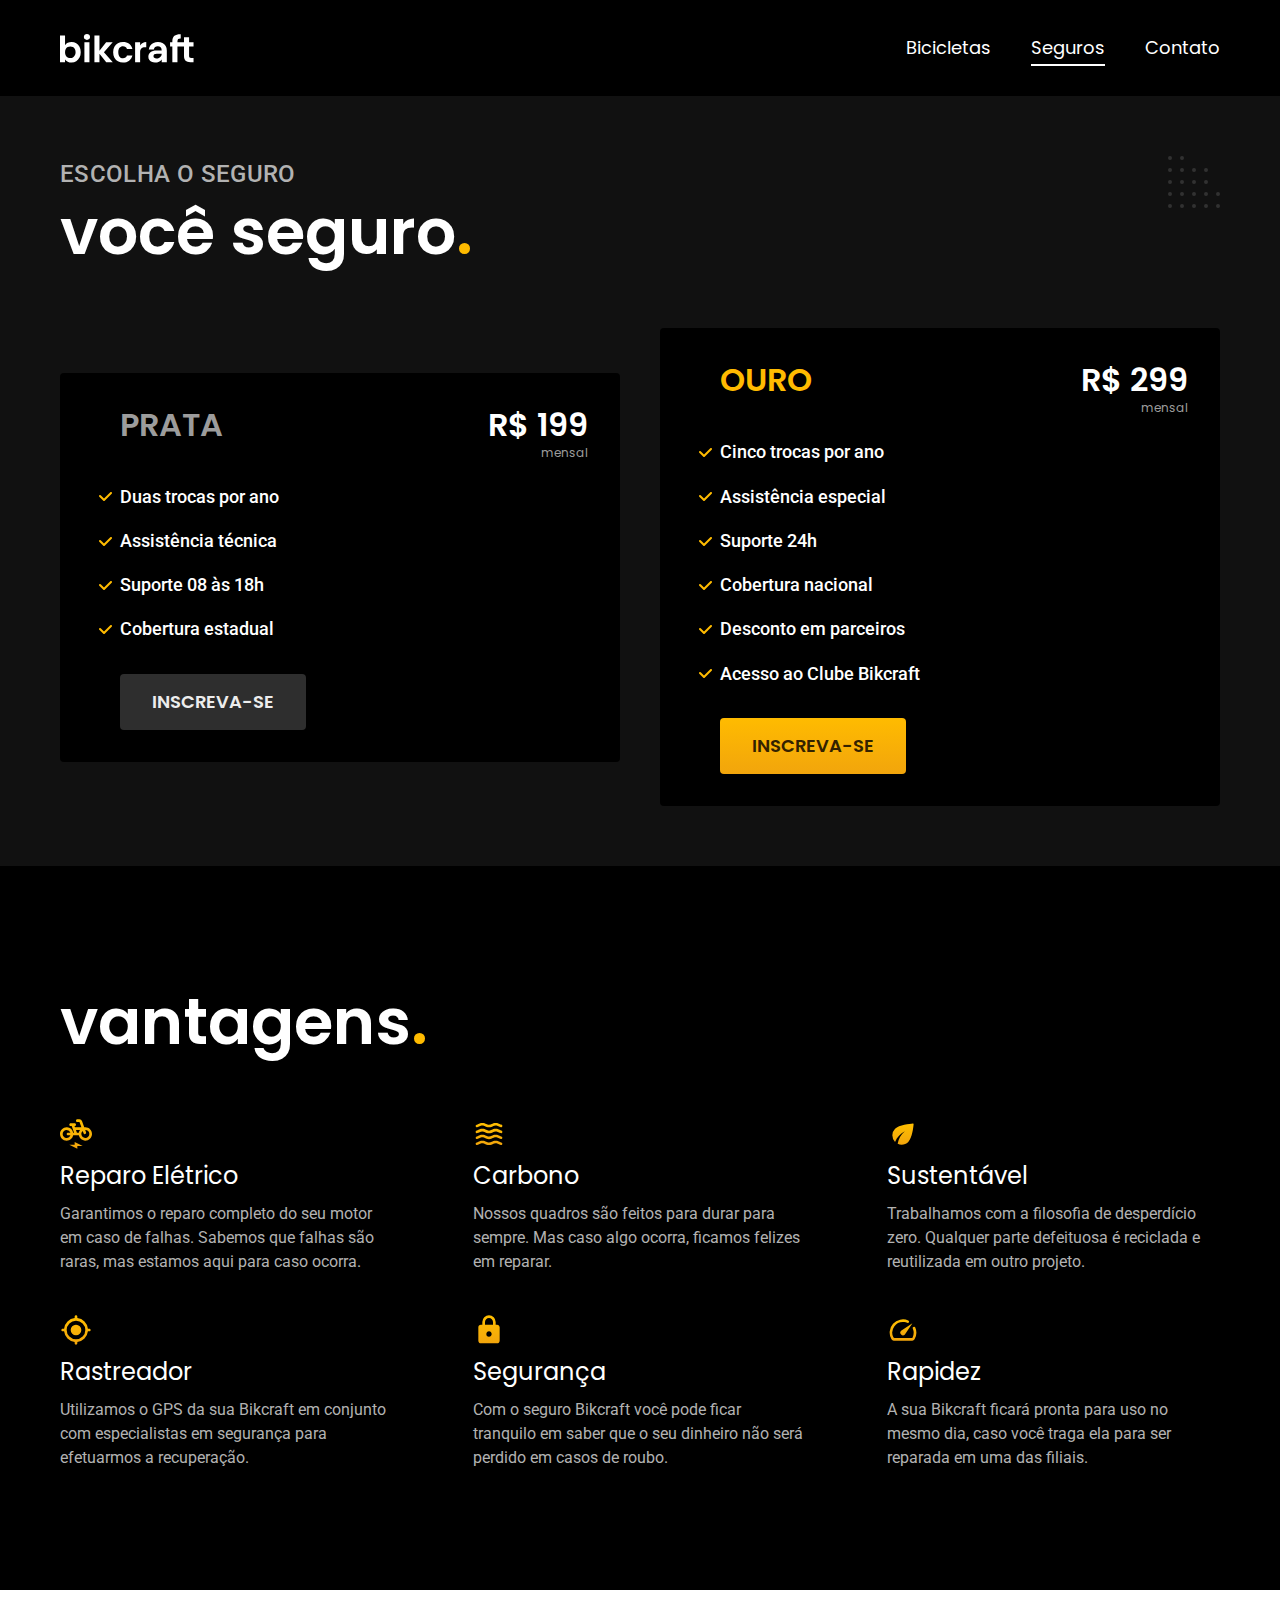
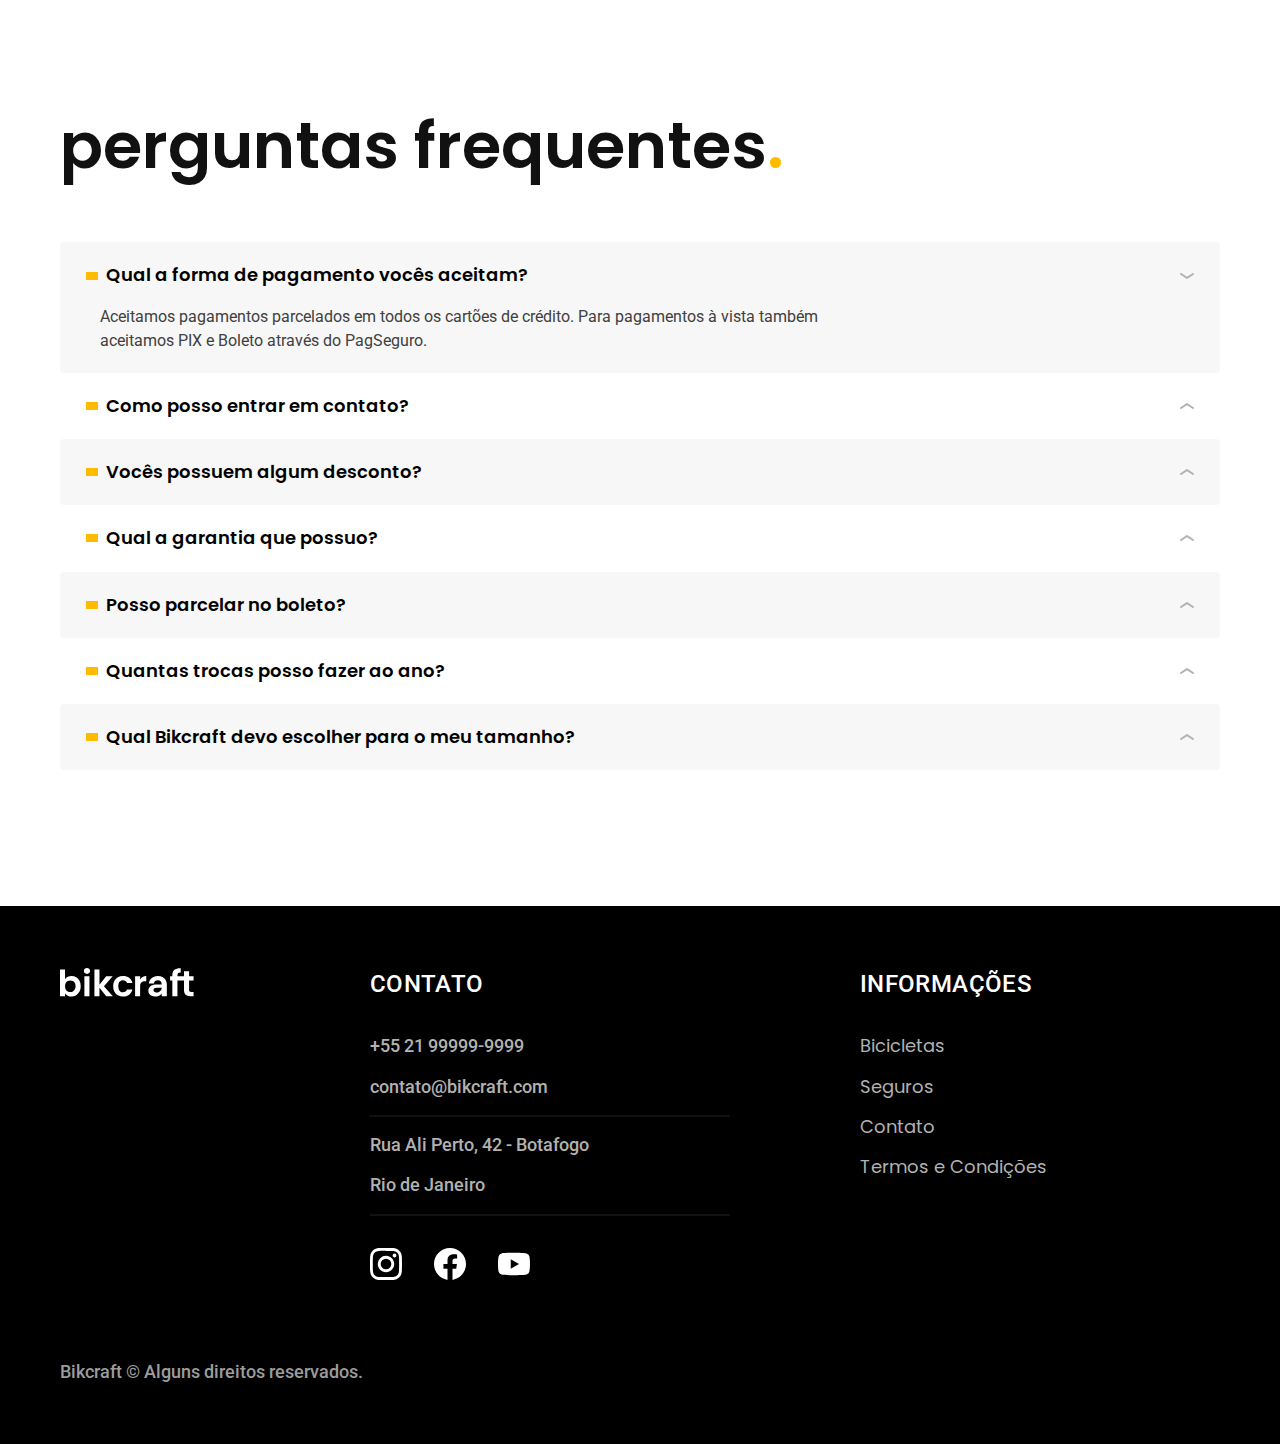
<file: seguros.html>
<!DOCTYPE html>
<html lang="pt-br">

<head>
  <meta charset="UTF-8">
  <meta name="viewport" content="width=device-width, initial-scale=1.0">

  <title>Seguros | Bikcraft</title>
  <meta name="description" content="Seguros">

  <link rel="icon" href="./favicon.svg" type="image/svg+xml">
  <link rel="preload" href="./css/style.min.css" as="style">
  <link rel="stylesheet" href="./css/style.min.css">

  <link rel="preconnect" href="https://fonts.googleapis.com">
  <link rel="preconnect" href="https://fonts.gstatic.com" crossorigin>
  <link href="https://fonts.googleapis.com/css2?family=Poppins:wght@400;600&family=Roboto:wght@400;500&family=Merriweather:ital,wght@1,900&display=swap" rel="stylesheet">

  <script>document.documentElement.classList.add('js');</script>
</head>

<body id="seguros">
  <header class="header-bg">
    <div class="header container">
      <a href="./">
        <img src="./img/bikcraft.svg" width="136" height="32" alt="Bikcraft">
      </a>

      <nav aria-label="primaria">
        <ul class="header-menu font-1-m cor-0">
          <li><a href="./bicicletas.html">Bicicletas</a></li>
          <li><a href="./seguros.html">Seguros</a></li>
          <li><a href="./contato.html">Contato</a></li>
        </ul>
      </nav>
    </div>
  </header>

  <main class="seguros-bg">
    <div class="titulo-bg">
      <div class="titulo container">
        <p class="font-2-l-b cor-5">Escolha o seguro</p>
        <h1 class="font-1-xxl cor-0">você seguro<span class="cor-p1">.</span></h1>
      </div>
    </div>


    <div class="seguros container">
      <div class="seguros-item fadeInLeft" data-anime="200">
        <h3 class="font-1-xl cor-6">PRATA</h3>
        <span class="font-1-xl cor-0">R$ 199 <span class="font-1-xs cor-6">mensal</span></span>
        <ul class="font-2-m cor-0">
          <li>Duas trocas por ano</li>
          <li>Assistência técnica</li>
          <li>Suporte 08 às 18h</li>
          <li>Cobertura estadual</li>
        </ul>
        <a class="botao secundario" href="./orcamento.html?tipo=seguro&produto=prata">Inscreva-se</a>
      </div>

      <div class="seguros-item fadeInRight" data-anime="400">
        <h3 class="font-1-xl cor-p1">OURO</h3>
        <span class="font-1-xl cor-0">R$ 299 <span class="font-1-xs cor-6">mensal</span></span>
        <ul class="font-2-m cor-0">
          <li>Cinco trocas por ano</li>
          <li>Assistência especial</li>
          <li>Suporte 24h</li>
          <li>Cobertura nacional</li>
          <li>Desconto em parceiros</li>
          <li>Acesso ao Clube Bikcraft</li>
        </ul>
        <a class="botao" href="./orcamento.html?tipo=seguro&produto=ouro">Inscreva-se</a>
      </div>
    </div>
  </main>

  <article class="vantagens-bg">
    <div class="vantagens container">
      <h2 class="font-1-xxl cor-0">vantagens<span class="cor-p1">.</span></h2>
      <ul>
        <li>
          <img src="./img/icones/eletrica.svg" width="32" height="32" alt="">
          <h3 class="font-1-l cor-0">Reparo Elétrico</h3>
          <p class="font-2-s cor-5">Garantimos o reparo completo do seu motor em caso de falhas. Sabemos que falhas são raras, mas estamos aqui para caso ocorra.</p>
        </li>
        <li>
          <img src="./img/icones/carbono.svg" width="32" height="32" alt="">
          <h3 class="font-1-l cor-0">Carbono</h3>
          <p class="font-2-s cor-5">Nossos quadros são feitos para durar para sempre. Mas caso algo ocorra, ficamos felizes em reparar.</p>
        </li>
        <li>
          <img src="./img/icones/sustentavel.svg" width="32" height="32" alt="">
          <h3 class="font-1-l cor-0">Sustentável</h3>
          <p class="font-2-s cor-5">Trabalhamos com a filosofia de desperdício zero. Qualquer parte defeituosa é reciclada e reutilizada em outro projeto.</p>
        </li>
        <li>
          <img src="./img/icones/rastreador.svg" width="32" height="32" alt="">
          <h3 class="font-1-l cor-0">Rastreador</h3>
          <p class="font-2-s cor-5">Utilizamos o GPS da sua Bikcraft em conjunto com especialistas em segurança para efetuarmos a recuperação.</p>
        </li>
        <li>
          <img src="./img/icones/seguro.svg" width="32" height="32" alt="">
          <h3 class="font-1-l cor-0">Segurança</h3>
          <p class="font-2-s cor-5">Com o seguro Bikcraft você pode ficar tranquilo em saber que o seu dinheiro não será perdido em casos de roubo.</p>
        </li>
        <li>
          <img src="./img/icones/velocidade.svg" width="32" height="32" alt="">
          <h3 class="font-1-l cor-0">Rapidez</h3>
          <p class="font-2-s cor-5">A sua Bikcraft ficará pronta para uso no mesmo dia, caso você traga ela para ser reparada em uma das filiais.</p>
        </li>
      </ul>
    </div>
  </article>

  <article class="perguntas container">
    <h2 class="font-1-xxl">perguntas frequentes<span class="cor-p1">.</span></h2>

    <dl>
      <div>
        <dt><button class="font-1-m-b" aria-controls="pergunta1" aria-expanded="true">Qual a forma de pagamento vocês aceitam?</button></dt>
        <dd id="pergunta1" class="font-2-s cor-9 ativa">Aceitamos pagamentos parcelados em todos os cartões de crédito. Para pagamentos à vista também aceitamos PIX e Boleto através do PagSeguro.</dd>
      </div>
      <div>
        <dt><button class="font-1-m-b" aria-controls="pergunta2" aria-expanded="false">Como posso entrar em contato?</button></dt>
        <dd id="pergunta2" class="font-2-s cor-9">Aceitamos pagamentos parcelados em todos os cartões de crédito. Para pagamentos à vista também aceitamos PIX e Boleto através do PagSeguro.</dd>
      </div>
      <div>
        <dt><button class="font-1-m-b" aria-controls="pergunta3" aria-expanded="false">Vocês possuem algum desconto?</button></dt>
        <dd id="pergunta3" class="font-2-s cor-9">Aceitamos pagamentos parcelados em todos os cartões de crédito. Para pagamentos à vista também aceitamos PIX e Boleto através do PagSeguro.</dd>
      </div>
      <div>
        <dt><button class="font-1-m-b" aria-controls="pergunta4" aria-expanded="false">Qual a garantia que possuo?</button></dt>
        <dd id="pergunta4" class="font-2-s cor-9">Aceitamos pagamentos parcelados em todos os cartões de crédito. Para pagamentos à vista também aceitamos PIX e Boleto através do PagSeguro.</dd>
      </div>
      <div>
        <dt><button class="font-1-m-b" aria-controls="pergunta5" aria-expanded="false">Posso parcelar no boleto?</button></dt>
        <dd id="pergunta5" class="font-2-s cor-9">Aceitamos pagamentos parcelados em todos os cartões de crédito. Para pagamentos à vista também aceitamos PIX e Boleto através do PagSeguro.</dd>
      </div>
      <div>
        <dt><button class="font-1-m-b" aria-controls="pergunta6" aria-expanded="false">Quantas trocas posso fazer ao ano?</button></dt>
        <dd id="pergunta6" class="font-2-s cor-9">Aceitamos pagamentos parcelados em todos os cartões de crédito. Para pagamentos à vista também aceitamos PIX e Boleto através do PagSeguro.</dd>
      </div>
      <div>
        <dt><button class="font-1-m-b" aria-controls="pergunta7" aria-expanded="false">Qual Bikcraft devo escolher para o meu tamanho?</button></dt>
        <dd id="pergunta7" class="font-2-s cor-9">Aceitamos pagamentos parcelados em todos os cartões de crédito. Para pagamentos à vista também aceitamos PIX e Boleto através do PagSeguro.</dd>
      </div>
    </dl>
  </article>

  <footer class="footer-bg">
    <div class="footer container">
      <img src="./img/bikcraft.svg" width="136" height="32" alt="Bikcraft">
      <div class="footer-contato">
        <h3 class="font-2-l-b cor-0">Contato</h3>
        <ul class="font-2-m cor-5">
          <li><a href="tel:+5521999999999">+55 21 99999-9999</a></li>
          <li><a href="mailto:contato@bikcraft.com">contato@bikcraft.com</a></li>
          <li>Rua Ali Perto, 42 - Botafogo</li>
          <li>Rio de Janeiro</li>
        </ul>
        <div class="footer-redes">
          <a href="./">
            <img src="./img/redes/instagram.svg" width="32" height="32" alt="Instagram">
          </a>
          <a href="./">
            <img src="./img/redes/facebook.svg" width="32" height="32" alt="Facebook">
          </a>
          <a href="./">
            <img src="./img/redes/youtube.svg" width="32" height="32" alt="Youtube">
          </a>
        </div>
      </div>
      <div class="footer-informacoes">
        <h3 class="font-2-l-b cor-0">Informações</h3>
        <nav>
          <ul class="font-1-m cor-5">
            <li><a href="./bicicletas.html">Bicicletas</a></li>
            <li><a href="./seguros.html">Seguros</a></li>
            <li><a href="./contato">Contato</a></li>
            <li><a href="./termos.html">Termos e Condições</a></li>
          </ul>
        </nav>
      </div>
      <p class="footer-copy font-2-m cor-6">Bikcraft © Alguns direitos reservados.</p>
    </div>
  </footer>
  <script src="./js/plugins/simple-anime.js"></script>
  <script src="./js/script.js"></script>
</body>

</html>
</file>
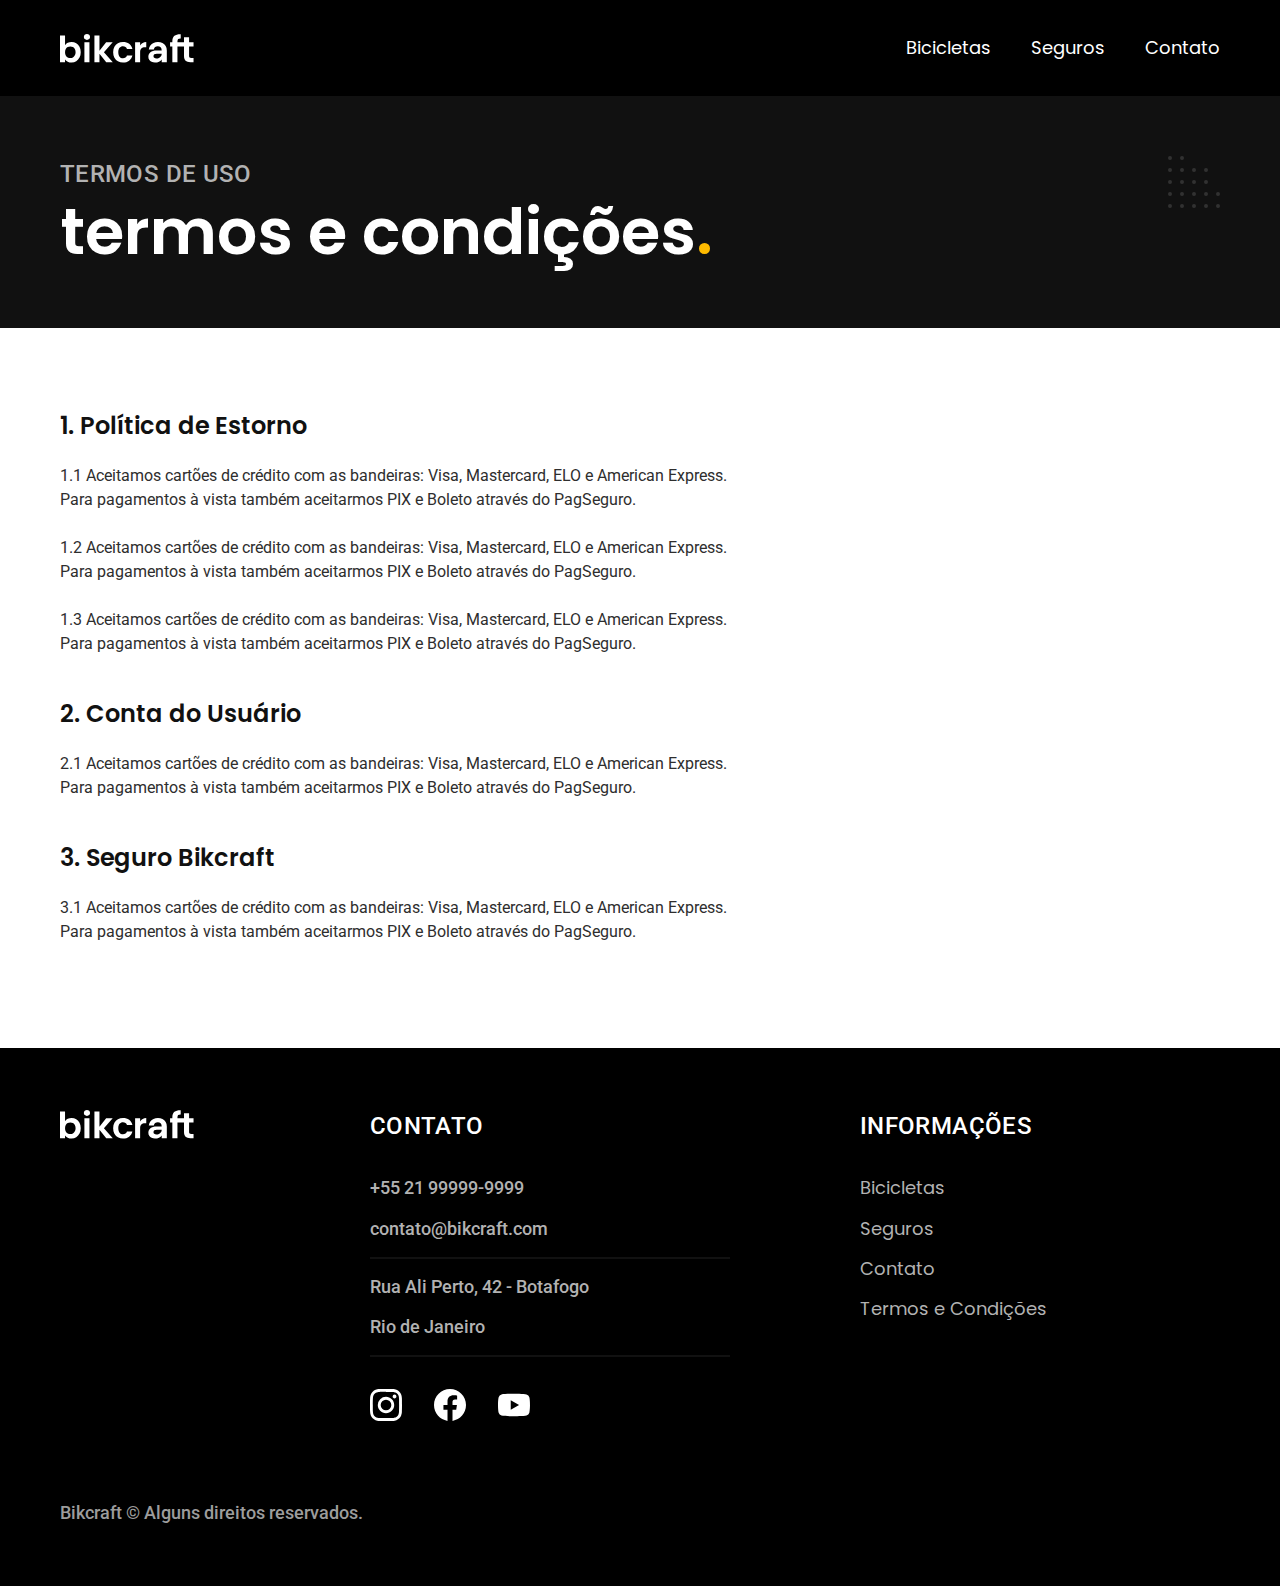
<file: termos.html>
<!DOCTYPE html>
<html lang="pt-br">

<head>
  <meta charset="UTF-8">
  <meta name="viewport" content="width=device-width, initial-scale=1.0">

  <title>Termos e Condições | Bikcraft</title>
  <meta name="description" content="Termos e condições">

  <link rel="icon" href="./favicon.svg" type="image/svg+xml">
  <link rel="preload" href="./css/style.min.css" as="style">
  <link rel="stylesheet" href="./css/style.min.css">

  <link rel="preconnect" href="https://fonts.googleapis.com">
  <link rel="preconnect" href="https://fonts.gstatic.com" crossorigin>
  <link href="https://fonts.googleapis.com/css2?family=Poppins:wght@400;600&family=Roboto:wght@400;500&family=Merriweather:ital,wght@1,900&display=swap" rel="stylesheet">

  <script>document.documentElement.classList.add('js');</script>
</head>

<body id="termos">
  <header class="header-bg">
    <div class="header container">
      <a href="./">
        <img src="./img/bikcraft.svg" width="136" height="32" alt="Bikcraft">
      </a>

      <nav aria-label="primaria">
        <ul class="header-menu font-1-m cor-0">
          <li><a href="./bicicletas.html">Bicicletas</a></li>
          <li><a href="./seguros.html">Seguros</a></li>
          <li><a href="./contato.html">Contato</a></li>
        </ul>
      </nav>
    </div>
  </header>

  <main>
    <div class="titulo-bg">
      <div class="titulo container">
        <p class="font-2-l-b cor-5">Termos de uso</p>
        <h1 class="font-1-xxl cor-0">termos e condições<span class="cor-p1">.</span></h1>
      </div>
    </div>

    <div class="termos font-2-s cor-10 container">
      <h2 class="font-1-l cor-11">1. Política de Estorno</h2>
      <p>1.1 Aceitamos cartões de crédito com as bandeiras: Visa, Mastercard, ELO e American Express. Para pagamentos à vista também aceitarmos PIX e Boleto através do PagSeguro.</p>
      <p>1.2 Aceitamos cartões de crédito com as bandeiras: Visa, Mastercard, ELO e American Express. Para pagamentos à vista também aceitarmos PIX e Boleto através do PagSeguro.</p>
      <p>1.3 Aceitamos cartões de crédito com as bandeiras: Visa, Mastercard, ELO e American Express. Para pagamentos à vista também aceitarmos PIX e Boleto através do PagSeguro.</p>
      <h2 class="font-1-l cor-11">2. Conta do Usuário</h2>
      <p>2.1 Aceitamos cartões de crédito com as bandeiras: Visa, Mastercard, ELO e American Express. Para pagamentos à vista também aceitarmos PIX e Boleto através do PagSeguro.</p>
      <h2 class="font-1-l cor-11">3. Seguro Bikcraft</h2>
      <p>3.1 Aceitamos cartões de crédito com as bandeiras: Visa, Mastercard, ELO e American Express. Para pagamentos à vista também aceitarmos PIX e Boleto através do PagSeguro.</p>
    </div>
  </main>

  <footer class="footer-bg">
    <div class="footer container">
      <img src="./img/bikcraft.svg" width="136" height="32" alt="Bikcraft">
      <div class="footer-contato">
        <h3 class="font-2-l-b cor-0">Contato</h3>
        <ul class="font-2-m cor-5">
          <li><a href="tel:+5521999999999">+55 21 99999-9999</a></li>
          <li><a href="mailto:contato@bikcraft.com">contato@bikcraft.com</a></li>
          <li>Rua Ali Perto, 42 - Botafogo</li>
          <li>Rio de Janeiro</li>
        </ul>
        <div class="footer-redes">
          <a href="./">
            <img src="./img/redes/instagram.svg" width="32" height="32" alt="Instagram">
          </a>
          <a href="./">
            <img src="./img/redes/facebook.svg" width="32" height="32" alt="Facebook">
          </a>
          <a href="./">
            <img src="./img/redes/youtube.svg" width="32" height="32" alt="Youtube">
          </a>
        </div>
      </div>
      <div class="footer-informacoes">
        <h3 class="font-2-l-b cor-0">Informações</h3>
        <nav>
          <ul class="font-1-m cor-5">
            <li><a href="./bicicletas.html">Bicicletas</a></li>
            <li><a href="./seguros.html">Seguros</a></li>
            <li><a href="./contato">Contato</a></li>
            <li><a href="./termos.html">Termos e Condições</a></li>
          </ul>
        </nav>
      </div>
      <p class="footer-copy font-2-m cor-6">Bikcraft © Alguns direitos reservados.</p>
    </div>
  </footer>
  <script src="./js/script.js"></script>
</body>

</html>
</file>
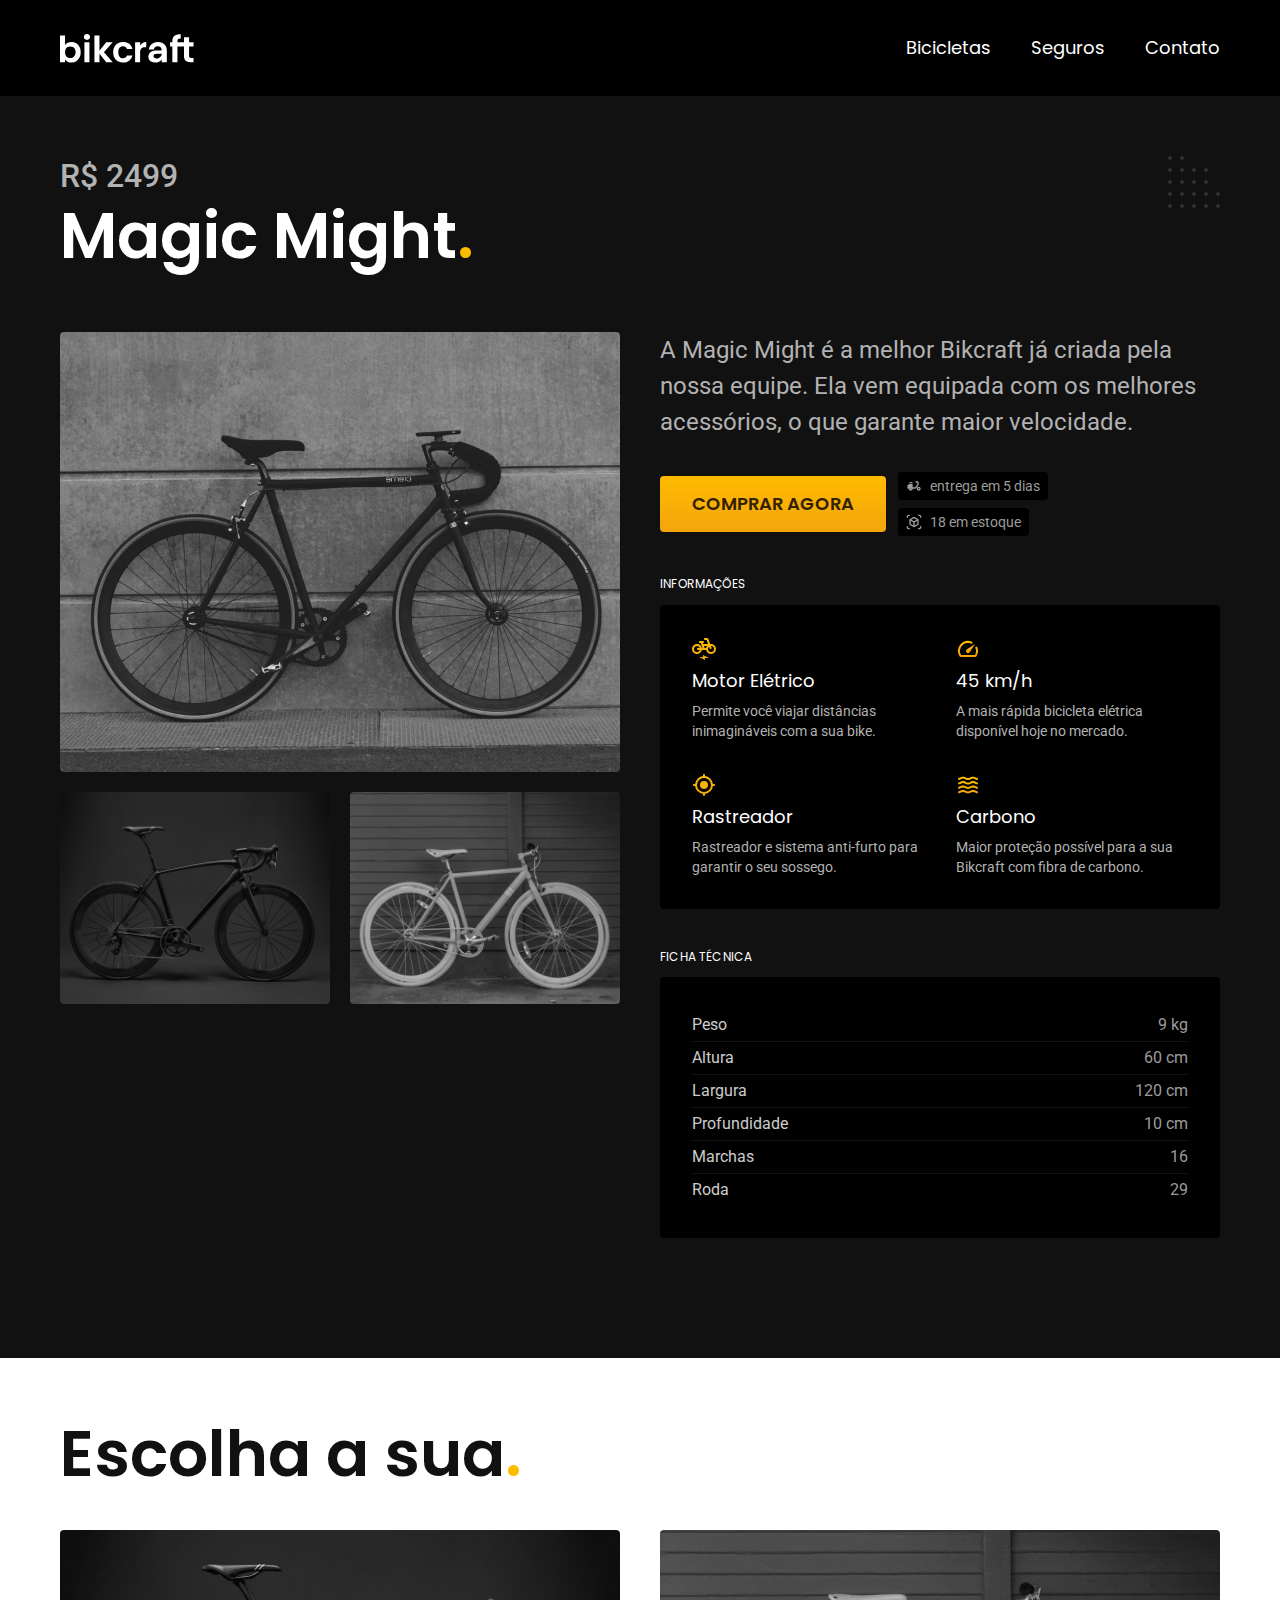
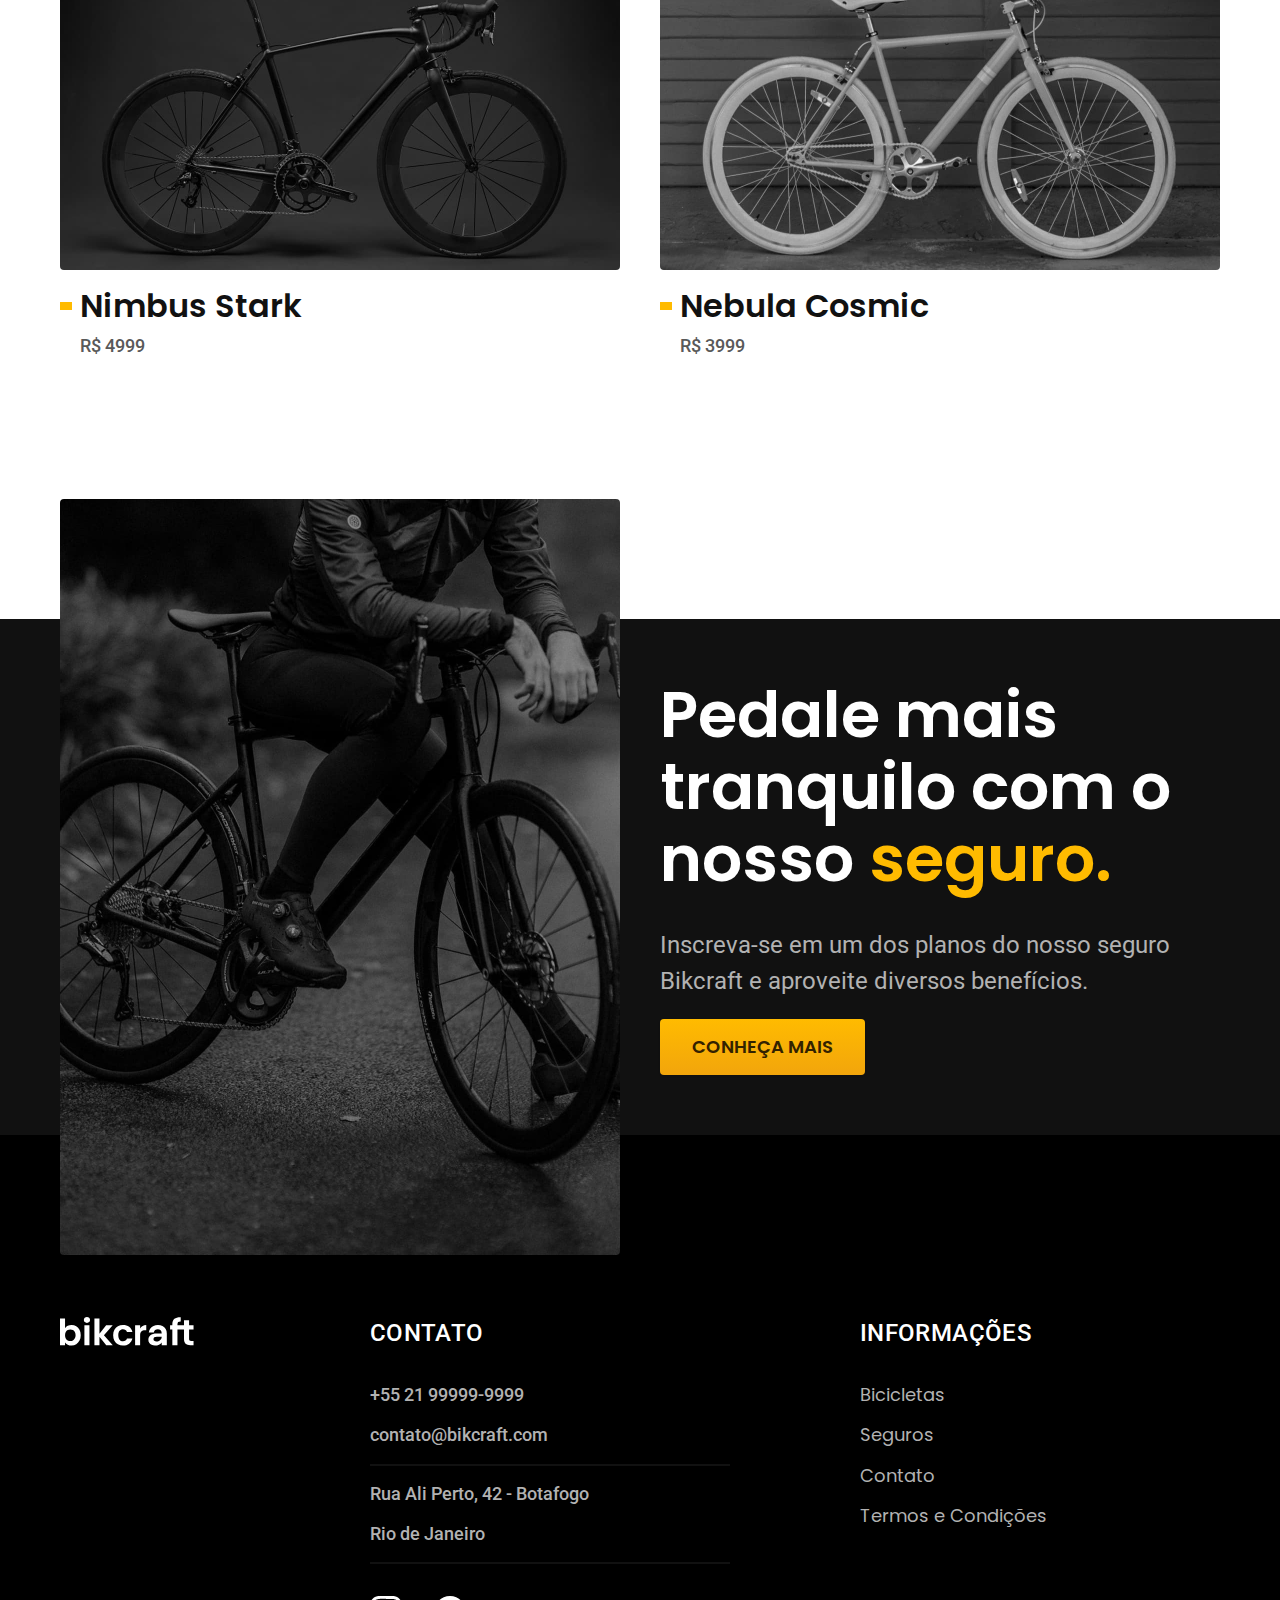
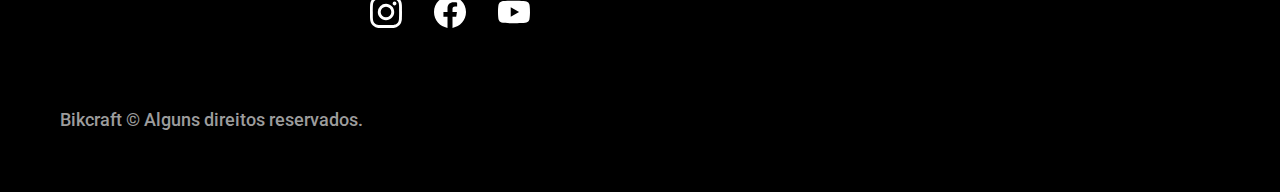
<file: bicicletas/magic.html>
<!DOCTYPE html>
<html lang="pt-br">

<head>
  <meta charset="UTF-8">
  <meta name="viewport" content="width=device-width, initial-scale=1.0">

  <title>Magic | Bikcraft</title>
  <meta name="description" content="Magic">

  <link rel="icon" href="../favicon.svg" type="image/svg+xml">
  <link rel="preload" href="../css/style.min.css" as="style">
  <link rel="stylesheet" href="../css/style.min.css">

  <link rel="preconnect" href="https://fonts.googleapis.com">
  <link rel="preconnect" href="https://fonts.gstatic.com" crossorigin>
  <link href="https://fonts.googleapis.com/css2?family=Poppins:wght@400;600&family=Roboto:wght@400;500&family=Merriweather:ital,wght@1,900&display=swap" rel="stylesheet">

  <script>document.documentElement.classList.add('js');</script>
</head>

<body id="bicicleta">
  <header class="header-bg">
    <div class="header container">
      <a href="../">
        <img src="../img/bikcraft.svg" alt="Bikcraft">
      </a>

      <nav aria-label="primaria">
        <ul class="header-menu font-1-m cor-0">
          <li><a href="../bicicletas.html">Bicicletas</a></li>
          <li><a href="../seguros.html">Seguros</a></li>
          <li><a href="../contato.html">Contato</a></li>
        </ul>
      </nav>
    </div>
  </header>

  <main class="titulo-bg">
    <div>
      <div class="titulo container">
        <p class="font-2-xl cor-5">R$ 2499</p>
        <h1 class="font-1-xxl cor-0">Magic Might<span class="cor-p1">.</span></h1>
      </div>
    </div>
    <div class="bicicleta container">
      <div class="bicicleta-imagens">
        <img src="../img/bicicleta/nimbus2.jpg" alt="Bicicleta 1">
        <img src="../img/bicicleta/nimbus1.jpg" alt="Bicicleta 2">
        <img src="../img/bicicleta/nimbus3.jpg" alt="Bicicleta 3">
      </div>
      <div class="bicicleta-conteudo">
        <p class="font-2-l cor-5">A Magic Might é a melhor Bikcraft já criada pela nossa equipe. Ela vem equipada com os melhores acessórios, o que garante maior velocidade.</p>
        <div class="bicicleta-comprar">
          <a class="botao" href="../orcamento.html?tipo=bikcraft&produto=magic">Comprar Agora</a>
          <span class="font-2-xs cor-6"><img src="../img/icones/entrega.svg" alt="">entrega em 5 dias</span>
          <span class="font-2-xs cor-6"><img src="../img/icones/estoque.svg" alt="">18 em estoque</span>
        </div>

        <h2 class="font-1-xs cor-0">Informações</h2>
        <ul class="bicicleta-informacoes">
          <li>
            <img src="../img/icones/eletrica.svg" alt="">
            <h3 class="font-1-m cor-0">Motor Elétrico</h3>
            <p class="font-2-xs cor-5">Permite você viajar distâncias inimagináveis com a sua bike.</p>
          </li>
          <li>
            <img src="../img/icones/velocidade.svg" alt="">
            <h3 class="font-1-m cor-0">45 km/h</h3>
            <p class="font-2-xs cor-5">A mais rápida bicicleta elétrica disponível hoje no mercado.</p>
          </li>
          <li>
            <img src="../img/icones/rastreador.svg" alt="">
            <h3 class="font-1-m cor-0">Rastreador</h3>
            <p class="font-2-xs cor-5">Rastreador e sistema anti-furto para garantir o seu sossego.</p>
          </li>
          <li>
            <img src="../img/icones/carbono.svg" alt="">
            <h3 class="font-1-m cor-0">Carbono</h3>
            <p class="font-2-xs cor-5">Maior proteção possível para a sua Bikcraft com fibra de carbono.</p>
          </li>
        </ul>
        <h2 class="font-1-xs cor-0">Ficha Técnica</h2>
        <ul class="bicicleta-ficha font-2-s cor-4">
          <li>Peso <span>9 kg</span></li>
          <li>Altura <span>60 cm</span></li>
          <li>Largura <span>120 cm</span></li>
          <li>Profundidade <span>10 cm</span></li>
          <li>Marchas <span>16</span></li>
          <li>Roda <span>29</span></li>
        </ul>
      </div>
    </div>
  </main>

  <article class="bicicletas-lista container">
    <h2 class="font-1-xxl">Escolha a sua<span class="cor-p1">.</span></h2>

    <ul>
      <li>
        <a href="./nimbus.html">
          <img src="../img/bicicletas/nimbus.jpg" alt="Bicicleta preta">
          <h3 class="font-1-xl">Nimbus Stark</h3>
          <span class="font-2-m cor-8">R$ 4999</span>
        </a>
      </li>
      <li>
        <a href="./nebula.html">
          <img src="../img/bicicletas/nebula.jpg" alt="Bicicleta preta">
          <h3 class="font-1-xl">Nebula Cosmic</h3>
          <span class="font-2-m cor-8">R$ 3999</span>
        </a>
      </li>
    </ul>
  </article>

  <article class="seguro-bg">
    <div class="seguro container">
      <div class="seguro-imagem">
        <img src="../img/fotos/seguros.jpg" alt="Pessoa parada em cima de uma bicicleta">
      </div>
      <div class="seguro-conteudo">
        <h2 class="font-1-xxl cor-0">Pedale mais tranquilo com o nosso <span class="cor-p1">seguro.</span></h2>
        <p class="font-2-l cor-5">Inscreva-se em um dos planos do nosso seguro Bikcraft e aproveite diversos benefícios.</p>
        <a class="botao" href="../seguros.html">Conheça Mais</a>
      </div>
    </div>
  </article>

  <footer class="footer-bg">
    <div class="footer container">
      <img src="../img/bikcraft.svg" alt="Bikcraft">
      <div class="footer-contato">
        <h3 class="font-2-l-b cor-0">Contato</h3>
        <ul class="font-2-m cor-5">
          <li><a href="tel:+5521999999999">+55 21 99999-9999</a></li>
          <li><a href="mailto:contato@bikcraft.com">contato@bikcraft.com</a></li>
          <li>Rua Ali Perto, 42 - Botafogo</li>
          <li>Rio de Janeiro</li>
        </ul>
        <div class="footer-redes">
          <a href="../">
            <img src="../img/redes/instagram.svg" alt="Instagram">
          </a>
          <a href="../">
            <img src="../img/redes/facebook.svg" alt="Facebook">
          </a>
          <a href="../">
            <img src="../img/redes/youtube.svg" alt="Youtube">
          </a>
        </div>
      </div>
      <div class="footer-informacoes">
        <h3 class="font-2-l-b cor-0">Informações</h3>
        <nav>
          <ul class="font-1-m cor-5">
            <li><a href="../bicicletas.html">Bicicletas</a></li>
            <li><a href="../seguros.html">Seguros</a></li>
            <li><a href="../contato">Contato</a></li>
            <li><a href="../termos.html">Termos e Condições</a></li>
          </ul>
        </nav>
      </div>
      <p class="footer-copy font-2-m cor-6">Bikcraft © Alguns direitos reservados.</p>
    </div>
  </footer>
  <script src="../js/script.js"></script>
</body>

</html>
</file>
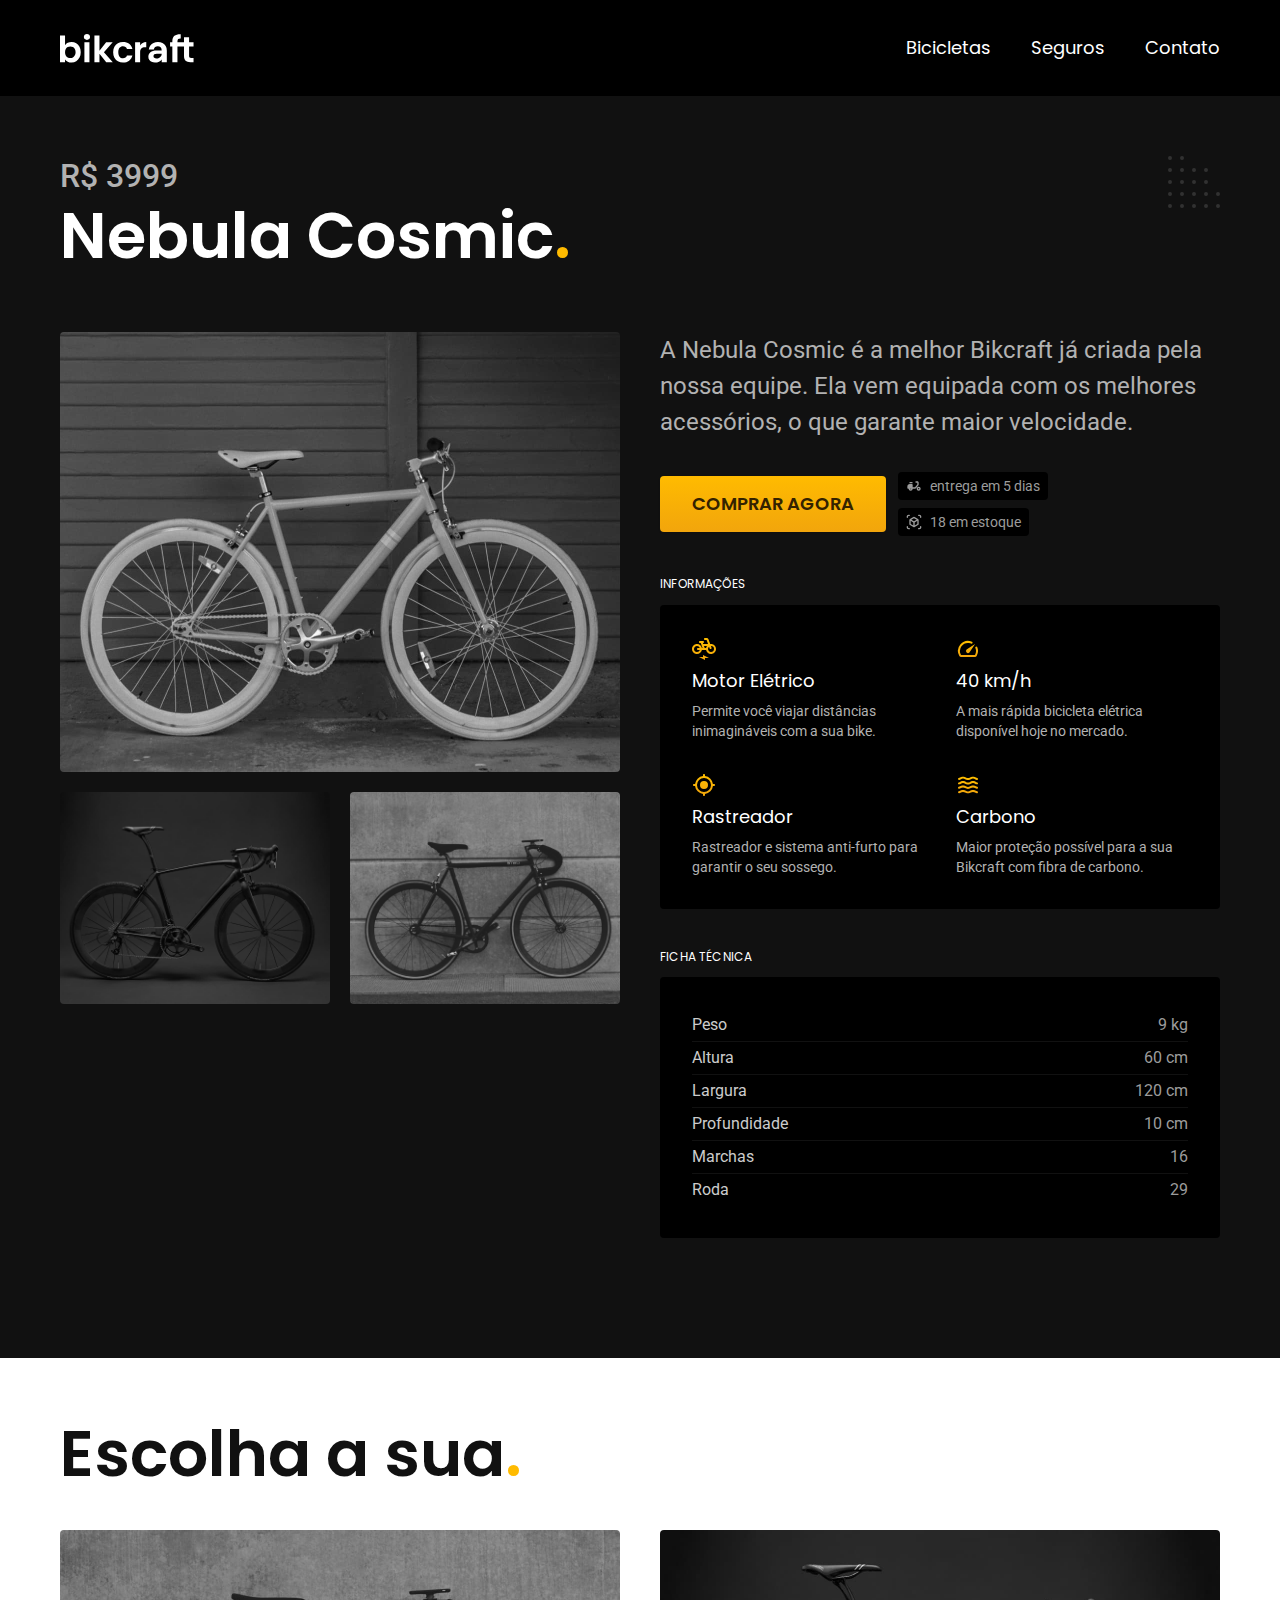
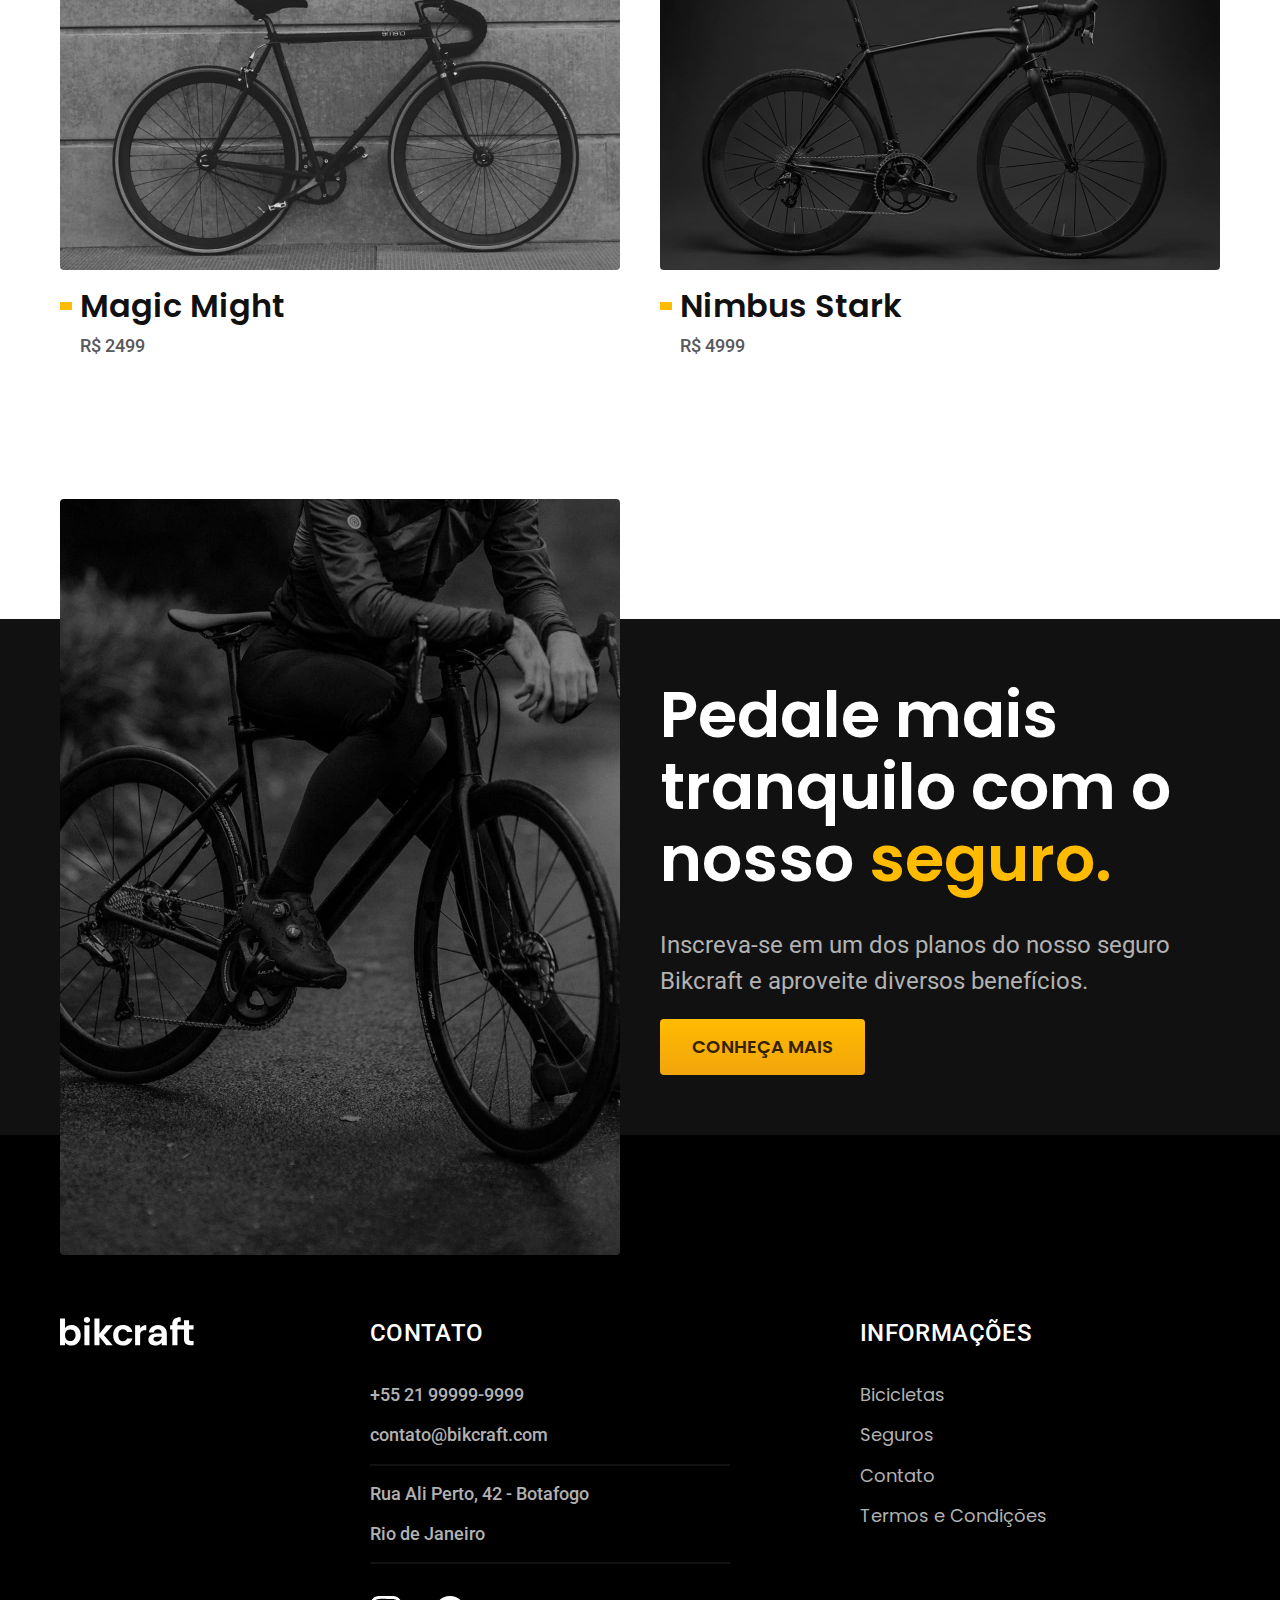
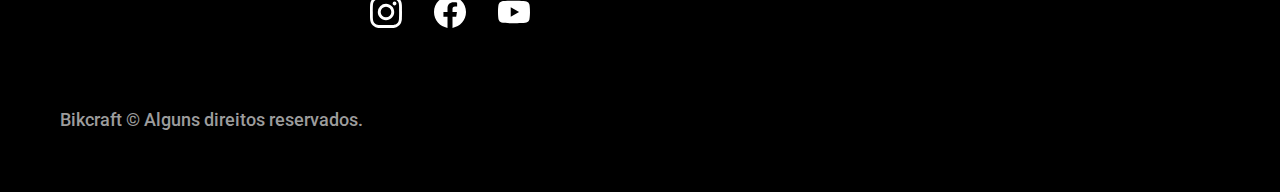
<file: bicicletas/nebula.html>
<!DOCTYPE html>
<html lang="pt-br">

<head>
  <meta charset="UTF-8">
  <meta name="viewport" content="width=device-width, initial-scale=1.0">

  <title>Nebula | Bikcraft</title>
  <meta name="description" content="Nebula">

  <link rel="icon" href="../favicon.svg" type="image/svg+xml">
  <link rel="preload" href="../css/style.min.css" as="style">
  <link rel="stylesheet" href="../css/style.min.css">

  <link rel="preconnect" href="https://fonts.googleapis.com">
  <link rel="preconnect" href="https://fonts.gstatic.com" crossorigin>
  <link href="https://fonts.googleapis.com/css2?family=Poppins:wght@400;600&family=Roboto:wght@400;500&family=Merriweather:ital,wght@1,900&display=swap" rel="stylesheet">

  <script>document.documentElement.classList.add('js');</script>
</head>

<body id="bicicleta">
  <header class="header-bg">
    <div class="header container">
      <a href="../">
        <img src="../img/bikcraft.svg" alt="Bikcraft">
      </a>

      <nav aria-label="primaria">
        <ul class="header-menu font-1-m cor-0">
          <li><a href="../bicicletas.html">Bicicletas</a></li>
          <li><a href="../seguros.html">Seguros</a></li>
          <li><a href="../contato.html">Contato</a></li>
        </ul>
      </nav>
    </div>
  </header>

  <main class="titulo-bg">
    <div>
      <div class="titulo container">
        <p class="font-2-xl cor-5">R$ 3999</p>
        <h1 class="font-1-xxl cor-0">Nebula Cosmic<span class="cor-p1">.</span></h1>
      </div>
    </div>
    <div class="bicicleta container">
      <div class="bicicleta-imagens">
        <img src="../img/bicicleta/nimbus3.jpg" alt="Bicicleta 1">
        <img src="../img/bicicleta/nimbus1.jpg" alt="Bicicleta 2">
        <img src="../img/bicicleta/nimbus2.jpg" alt="Bicicleta 3">
      </div>
      <div class="bicicleta-conteudo">
        <p class="font-2-l cor-5">A Nebula Cosmic é a melhor Bikcraft já criada pela nossa equipe. Ela vem equipada com os melhores acessórios, o que garante maior velocidade.</p>
        <div class="bicicleta-comprar">
          <a class="botao" href="../orcamento.html?tipo=bikcraft&produto=nebula">Comprar Agora</a>
          <span class="font-2-xs cor-6"><img src="../img/icones/entrega.svg" alt="">entrega em 5 dias</span>
          <span class="font-2-xs cor-6"><img src="../img/icones/estoque.svg" alt="">18 em estoque</span>
        </div>

        <h2 class="font-1-xs cor-0">Informações</h2>
        <ul class="bicicleta-informacoes">
          <li>
            <img src="../img/icones/eletrica.svg" alt="">
            <h3 class="font-1-m cor-0">Motor Elétrico</h3>
            <p class="font-2-xs cor-5">Permite você viajar distâncias inimagináveis com a sua bike.</p>
          </li>
          <li>
            <img src="../img/icones/velocidade.svg" alt="">
            <h3 class="font-1-m cor-0">40 km/h</h3>
            <p class="font-2-xs cor-5">A mais rápida bicicleta elétrica disponível hoje no mercado.</p>
          </li>
          <li>
            <img src="../img/icones/rastreador.svg" alt="">
            <h3 class="font-1-m cor-0">Rastreador</h3>
            <p class="font-2-xs cor-5">Rastreador e sistema anti-furto para garantir o seu sossego.</p>
          </li>
          <li>
            <img src="../img/icones/carbono.svg" alt="">
            <h3 class="font-1-m cor-0">Carbono</h3>
            <p class="font-2-xs cor-5">Maior proteção possível para a sua Bikcraft com fibra de carbono.</p>
          </li>
        </ul>
        <h2 class="font-1-xs cor-0">Ficha Técnica</h2>
        <ul class="bicicleta-ficha font-2-s cor-4">
          <li>Peso <span>9 kg</span></li>
          <li>Altura <span>60 cm</span></li>
          <li>Largura <span>120 cm</span></li>
          <li>Profundidade <span>10 cm</span></li>
          <li>Marchas <span>16</span></li>
          <li>Roda <span>29</span></li>
        </ul>
      </div>
    </div>
  </main>

  <article class="bicicletas-lista container">
    <h2 class="font-1-xxl">Escolha a sua<span class="cor-p1">.</span></h2>

    <ul>
      <li>
        <a href="./magic.html">
          <img src="../img/bicicletas/magic.jpg" alt="Bicicleta preta">
          <h3 class="font-1-xl">Magic Might</h3>
          <span class="font-2-m cor-8">R$ 2499</span>
        </a>
      </li>
      <li>
        <a href="./nimbus.html">
          <img src="../img/bicicletas/nimbus.jpg" alt="Bicicleta preta">
          <h3 class="font-1-xl">Nimbus Stark</h3>
          <span class="font-2-m cor-8">R$ 4999</span>
        </a>
      </li>
    </ul>
  </article>

  <article class="seguro-bg">
    <div class="seguro container">
      <div class="seguro-imagem">
        <img src="../img/fotos/seguros.jpg" alt="Pessoa parada em cima de uma bicicleta">
      </div>
      <div class="seguro-conteudo">
        <h2 class="font-1-xxl cor-0">Pedale mais tranquilo com o nosso <span class="cor-p1">seguro.</span></h2>
        <p class="font-2-l cor-5">Inscreva-se em um dos planos do nosso seguro Bikcraft e aproveite diversos benefícios.</p>
        <a class="botao" href="../seguros.html">Conheça Mais</a>
      </div>
    </div>
  </article>

  <footer class="footer-bg">
    <div class="footer container">
      <img src="../img/bikcraft.svg" alt="Bikcraft">
      <div class="footer-contato">
        <h3 class="font-2-l-b cor-0">Contato</h3>
        <ul class="font-2-m cor-5">
          <li><a href="tel:+5521999999999">+55 21 99999-9999</a></li>
          <li><a href="mailto:contato@bikcraft.com">contato@bikcraft.com</a></li>
          <li>Rua Ali Perto, 42 - Botafogo</li>
          <li>Rio de Janeiro</li>
        </ul>
        <div class="footer-redes">
          <a href="../">
            <img src="../img/redes/instagram.svg" alt="Instagram">
          </a>
          <a href="../">
            <img src="../img/redes/facebook.svg" alt="Facebook">
          </a>
          <a href="../">
            <img src="../img/redes/youtube.svg" alt="Youtube">
          </a>
        </div>
      </div>
      <div class="footer-informacoes">
        <h3 class="font-2-l-b cor-0">Informações</h3>
        <nav>
          <ul class="font-1-m cor-5">
            <li><a href="../bicicletas.html">Bicicletas</a></li>
            <li><a href="../seguros.html">Seguros</a></li>
            <li><a href="../contato">Contato</a></li>
            <li><a href="../termos.html">Termos e Condições</a></li>
          </ul>
        </nav>
      </div>
      <p class="footer-copy font-2-m cor-6">Bikcraft © Alguns direitos reservados.</p>
    </div>
  </footer>
  <script src="../js/script.js"></script>
</body>

</html>
</file>
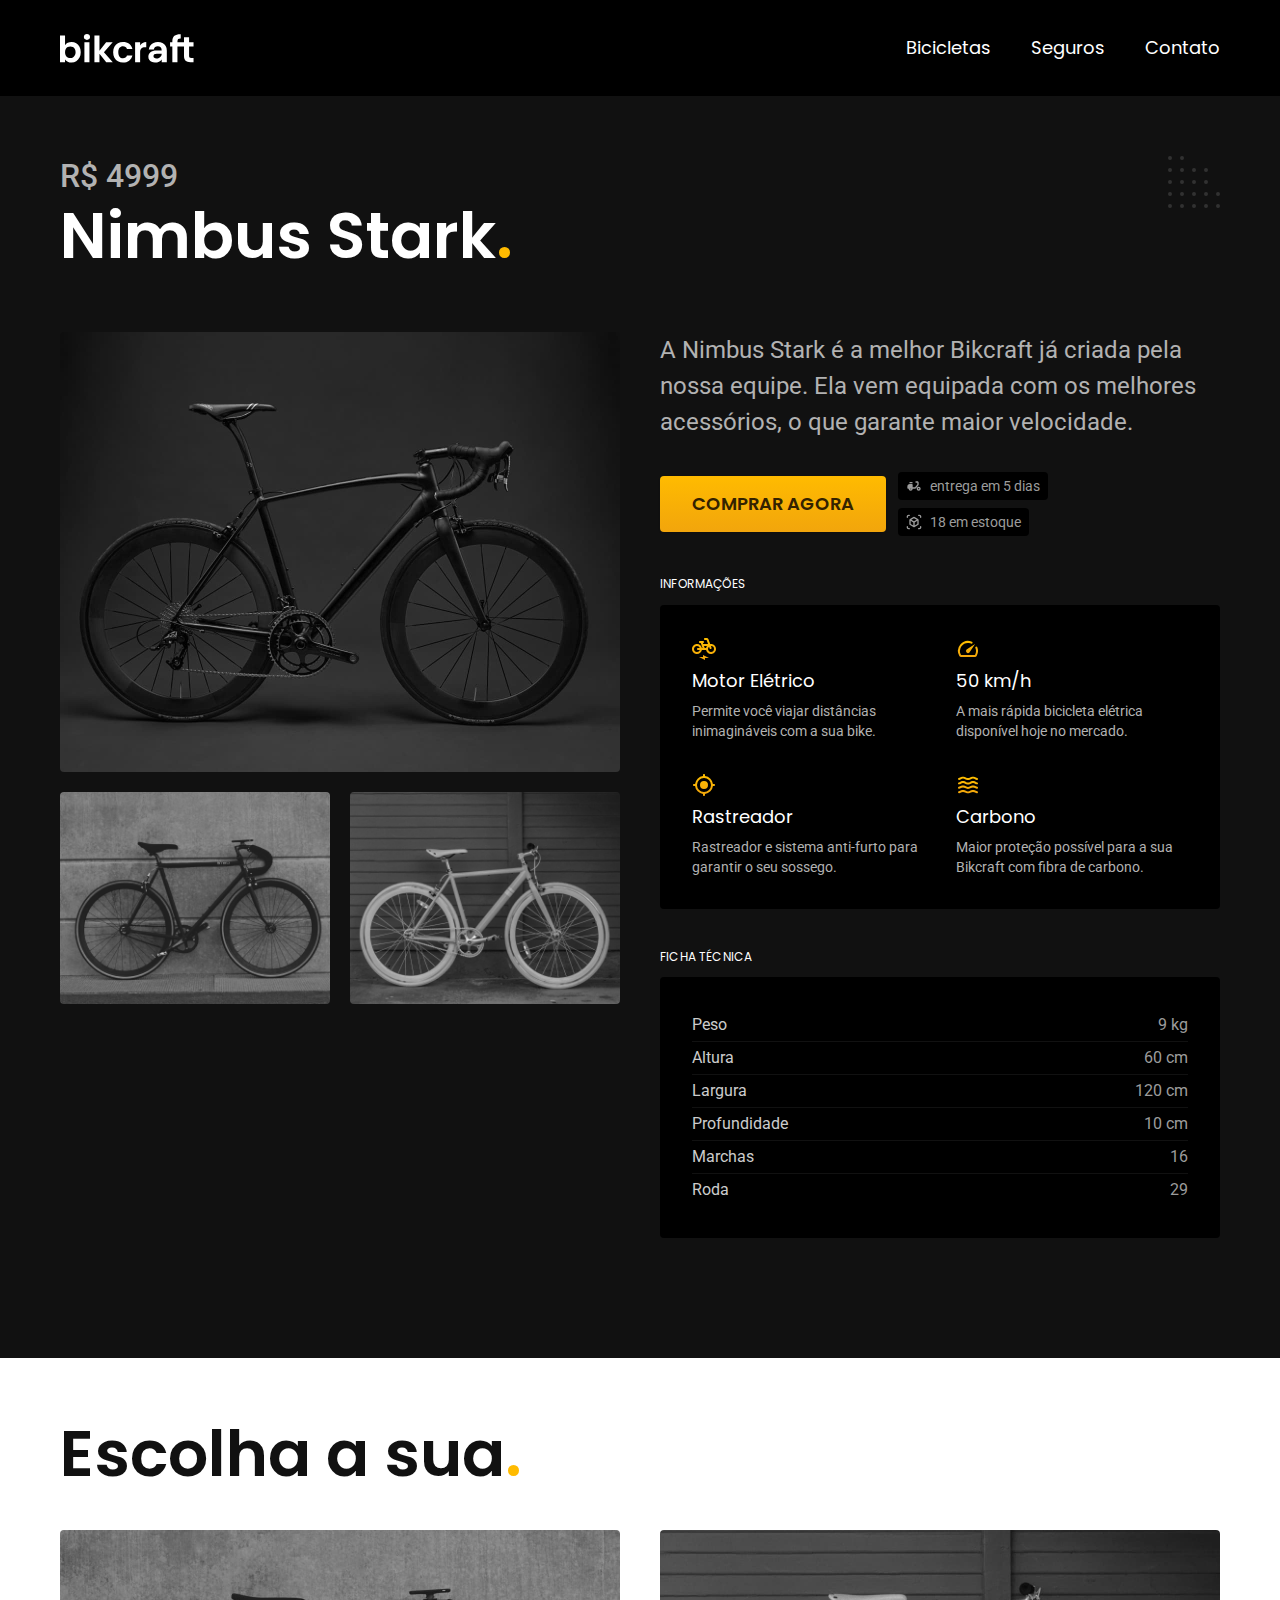
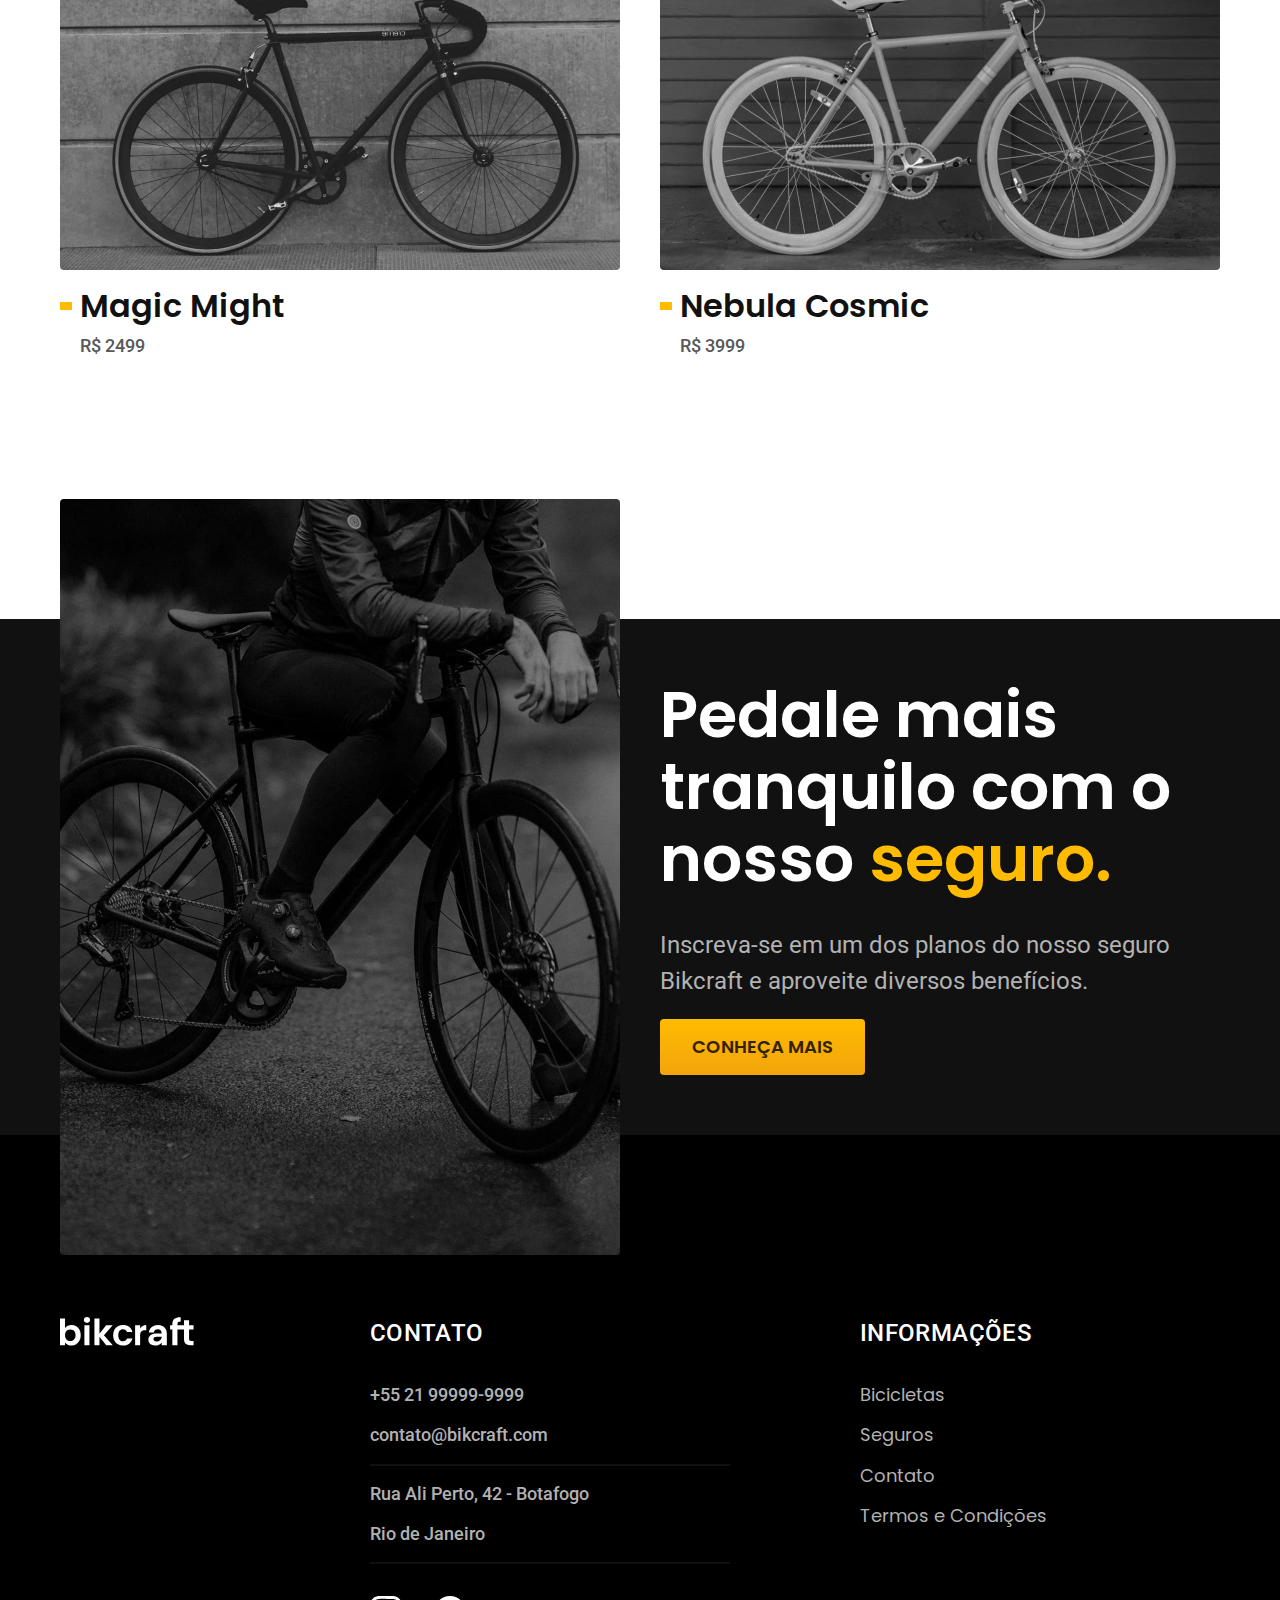
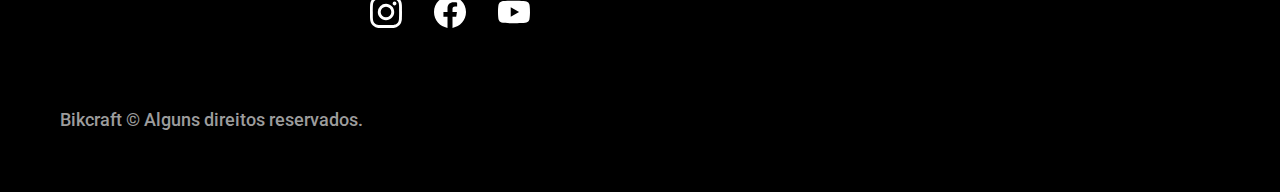
<file: bicicletas/nimbus.html>
<!DOCTYPE html>
<html lang="pt-br">

<head>
  <meta charset="UTF-8">
  <meta name="viewport" content="width=device-width, initial-scale=1.0">

  <title>Nimbus | Bikcraft</title>
  <meta name="description" content="Nimbus">

  <link rel="icon" href="../favicon.svg" type="image/svg+xml">
  <link rel="preload" href="../css/style.min.css" as="style">
  <link rel="stylesheet" href="../css/style.min.css">

  <link rel="preconnect" href="https://fonts.googleapis.com">
  <link rel="preconnect" href="https://fonts.gstatic.com" crossorigin>
  <link href="https://fonts.googleapis.com/css2?family=Poppins:wght@400;600&family=Roboto:wght@400;500&family=Merriweather:ital,wght@1,900&display=swap" rel="stylesheet">

  <script>document.documentElement.classList.add('js');</script>
</head>

<body id="bicicleta">
  <header class="header-bg">
    <div class="header container">
      <a href="../">
        <img src="../img/bikcraft.svg" alt="Bikcraft">
      </a>

      <nav aria-label="primaria">
        <ul class="header-menu font-1-m cor-0">
          <li><a href="../bicicletas.html">Bicicletas</a></li>
          <li><a href="../seguros.html">Seguros</a></li>
          <li><a href="../contato.html">Contato</a></li>
        </ul>
      </nav>
    </div>
  </header>

  <main class="titulo-bg">
    <div>
      <div class="titulo container">
        <p class="font-2-xl cor-5">R$ 4999</p>
        <h1 class="font-1-xxl cor-0">Nimbus Stark<span class="cor-p1">.</span></h1>
      </div>
    </div>
    <div class="bicicleta container">
      <div class="bicicleta-imagens">
        <img src="../img/bicicleta/nimbus1.jpg" alt="Bicicleta 1">
        <img src="../img/bicicleta/nimbus2.jpg" alt="Bicicleta 2">
        <img src="../img/bicicleta/nimbus3.jpg" alt="Bicicleta 3">
      </div>
      <div class="bicicleta-conteudo">
        <p class="font-2-l cor-5">A Nimbus Stark é a melhor Bikcraft já criada pela nossa equipe. Ela vem equipada com os melhores acessórios, o que garante maior velocidade.</p>
        <div class="bicicleta-comprar">
          <a class="botao" href="../orcamento.html?tipo=bikcraft&produto=nimbus">Comprar Agora</a>
          <span class="font-2-xs cor-6"><img src="../img/icones/entrega.svg" alt="">entrega em 5 dias</span>
          <span class="font-2-xs cor-6"><img src="../img/icones/estoque.svg" alt="">18 em estoque</span>
        </div>

        <h2 class="font-1-xs cor-0">Informações</h2>
        <ul class="bicicleta-informacoes">
          <li>
            <img src="../img/icones/eletrica.svg" alt="">
            <h3 class="font-1-m cor-0">Motor Elétrico</h3>
            <p class="font-2-xs cor-5">Permite você viajar distâncias inimagináveis com a sua bike.</p>
          </li>
          <li>
            <img src="../img/icones/velocidade.svg" alt="">
            <h3 class="font-1-m cor-0">50 km/h</h3>
            <p class="font-2-xs cor-5">A mais rápida bicicleta elétrica disponível hoje no mercado.</p>
          </li>
          <li>
            <img src="../img/icones/rastreador.svg" alt="">
            <h3 class="font-1-m cor-0">Rastreador</h3>
            <p class="font-2-xs cor-5">Rastreador e sistema anti-furto para garantir o seu sossego.</p>
          </li>
          <li>
            <img src="../img/icones/carbono.svg" alt="">
            <h3 class="font-1-m cor-0">Carbono</h3>
            <p class="font-2-xs cor-5">Maior proteção possível para a sua Bikcraft com fibra de carbono.</p>
          </li>
        </ul>
        <h2 class="font-1-xs cor-0">Ficha Técnica</h2>
        <ul class="bicicleta-ficha font-2-s cor-4">
          <li>Peso <span>9 kg</span></li>
          <li>Altura <span>60 cm</span></li>
          <li>Largura <span>120 cm</span></li>
          <li>Profundidade <span>10 cm</span></li>
          <li>Marchas <span>16</span></li>
          <li>Roda <span>29</span></li>
        </ul>
      </div>
    </div>
  </main>

  <article class="bicicletas-lista container">
    <h2 class="font-1-xxl">Escolha a sua<span class="cor-p1">.</span></h2>

    <ul>
      <li>
        <a href="./magic.html">
          <img src="../img/bicicletas/magic.jpg" alt="Bicicleta preta">
          <h3 class="font-1-xl">Magic Might</h3>
          <span class="font-2-m cor-8">R$ 2499</span>
        </a>
      </li>
      <li>
        <a href="./nebula.html">
          <img src="../img/bicicletas/nebula.jpg" alt="Bicicleta preta">
          <h3 class="font-1-xl">Nebula Cosmic</h3>
          <span class="font-2-m cor-8">R$ 3999</span>
        </a>
      </li>
    </ul>
  </article>

  <article class="seguro-bg">
    <div class="seguro container">
      <div class="seguro-imagem">
        <img src="../img/fotos/seguros.jpg" alt="Pessoa parada em cima de uma bicicleta">
      </div>
      <div class="seguro-conteudo">
        <h2 class="font-1-xxl cor-0">Pedale mais tranquilo com o nosso <span class="cor-p1">seguro.</span></h2>
        <p class="font-2-l cor-5">Inscreva-se em um dos planos do nosso seguro Bikcraft e aproveite diversos benefícios.</p>
        <a class="botao" href="../seguros.html">Conheça Mais</a>
      </div>
    </div>
  </article>

  <footer class="footer-bg">
    <div class="footer container">
      <img src="../img/bikcraft.svg" alt="Bikcraft">
      <div class="footer-contato">
        <h3 class="font-2-l-b cor-0">Contato</h3>
        <ul class="font-2-m cor-5">
          <li><a href="tel:+5521999999999">+55 21 99999-9999</a></li>
          <li><a href="mailto:contato@bikcraft.com">contato@bikcraft.com</a></li>
          <li>Rua Ali Perto, 42 - Botafogo</li>
          <li>Rio de Janeiro</li>
        </ul>
        <div class="footer-redes">
          <a href="../">
            <img src="../img/redes/instagram.svg" alt="Instagram">
          </a>
          <a href="../">
            <img src="../img/redes/facebook.svg" alt="Facebook">
          </a>
          <a href="../">
            <img src="../img/redes/youtube.svg" alt="Youtube">
          </a>
        </div>
      </div>
      <div class="footer-informacoes">
        <h3 class="font-2-l-b cor-0">Informações</h3>
        <nav>
          <ul class="font-1-m cor-5">
            <li><a href="../bicicletas.html">Bicicletas</a></li>
            <li><a href="../seguros.html">Seguros</a></li>
            <li><a href="../contato">Contato</a></li>
            <li><a href="../termos.html">Termos e Condições</a></li>
          </ul>
        </nav>
      </div>
      <p class="footer-copy font-2-m cor-6">Bikcraft © Alguns direitos reservados.</p>
    </div>
  </footer>
  <script src="../js/script.js"></script>
</body>

</html>
</file>
<file: css/style.min.css>
body{margin:0;font-family:Arial,Helvetica,sans-serif;color:#111}blockquote,dd,h1,h2,h3,h4,p,ul{margin:0}ul{padding:0;list-style:none}a{text-decoration:none;color:inherit}img{max-width:100%;height:auto;display:block}img[src$=".jpg"]{border-radius:4px}.font-1-xs{font:400 0.75rem/1.35 Poppins,sans-serif}.font-2-xs{font:400 0.875rem/1.43 Roboto,sans-serif}.font-1-s{font:400 1rem/1.5 Poppins,sans-serif}.font-2-s{font:400 1rem/1.5 Roboto,sans-serif}.font-1-m,.font-1-m-b{font:400 1.125rem/1.35 Poppins,sans-serif}.font-1-m-b{font-weight:600}.font-2-m{font:500 1.125rem/1.35 Roboto,sans-serif}.font-1-l{font:400 1.5rem/1.5 Poppins,sans-serif}.font-2-l,.font-2-l-b{font:400 1.5rem/1.5 Roboto,sans-serif}.font-2-l-b{font-weight:500;letter-spacing:.015em;text-transform:uppercase}.font-1-xl{font:600 2rem/1.25 Poppins,sans-serif}.font-2-xl{font:500 2rem/1.25 Roboto,sans-serif}.font-1-xxl{font:600 4rem/1.125 Poppins,sans-serif}@media (max-width:1200px){.font-1-xxl{font-size:3rem}.font-2-l,.font-2-l-b{font-size:1.125rem}}@media (max-width:800px){.font-1-xxl{font-size:2rem}.font-1-xl,.font-2-xl{font-size:1.5rem}}:root{--cor-0:#ffffff;--cor-1:#f7f7f7;--cor-2:#ededed;--cor-3:#dedede;--cor-4:#cccccc;--cor-5:#b2b2b2;--cor-6:#9c9c9c;--cor-7:#717171;--cor-8:#595959;--cor-9:#404040;--cor-10:#2e2e2e;--cor-11:#111111;--cor-12:#000000;--cor-p1:#ffbb00;--cor-p2:#e4a30b;--cor-p3:#a66f00;--cor-p4:#664400;--cor-p5:#332200}.cor-0{color:var(--cor-0)}.cor-1{color:var(--cor-1)}.cor-2{color:var(--cor-2)}.cor-3{color:var(--cor-3)}.cor-4{color:var(--cor-4)}.cor-5{color:var(--cor-5)}.cor-6{color:var(--cor-6)}.cor-7{color:var(--cor-7)}.cor-8{color:var(--cor-8)}.cor-9{color:var(--cor-9)}.cor-10{color:var(--cor-10)}.cor-11{color:var(--cor-11)}.cor-12{color:var(--cor-12)}.cor-p1{color:var(--cor-p1)}.cor-p2{color:var(--cor-p2)}.cor-p3{color:var(--cor-p3)}.cor-p4{color:var(--cor-p4)}.cor-p5{color:var(--cor-p5)}.js .fadeInDown{transform:translate3d(0,-20px,0)}.js .fadeInUp{transform:translate3d(0,20px,0)}.js .fadeInRight{transform:translate3d(20px,0,0)}.js .fadeInLeft{transform:translate3d(-20px,0,0)}.js [data-anime]{opacity:0}.js .anime{opacity:1;transform:none;transition:transform .8s,opacity .8s}.header-bg{background-color:var(--cor-12)}.header{display:flex;flex-wrap:wrap;gap:20px;justify-content:space-between;align-items:center;padding-top:20px;padding-bottom:20px}.header-menu{display:flex;flex-wrap:wrap;gap:40px}.header-menu a{display:inline-block;padding:16px 0;position:relative}.header-menu a::after{content:"";display:block;height:2px;width:0;background:var(--cor-0);margin-top:4px;transition:.3s;position:absolute}.header-menu a.ativo::after,.header-menu a:hover::after{width:100%}@media (max-width:800px){.header-menu{gap:20px}.header-menu a{background:var(--cor-11);padding:12px 16px;border-radius:4px}.header-menu a:hover{background-color:var(--cor-10)}.header a::after{display:none}}@media (max-width:600px){.header-menu{gap:12px}.header-menu a{padding:8px 12px;font-size:14px}}.footer-bg{background-color:var(--cor-12)}.footer{display:grid;grid-template-columns:3fr 5fr 4fr;gap:40px;padding-top:60px;padding-bottom:60px}.footer h3{margin-bottom:32px}.footer-contato ul{margin-bottom:32px}.footer-contato li:nth-child(2n):after{content:"";display:block;width:360px;height:2px;background:var(--cor-11);margin-top:16px}.footer li{margin-bottom:16px}.footer-redes{display:flex;gap:32px}.footer a:hover{color:var(--cor-0)}.footer-copy{grid-column:1/-1;margin-top:40px}@media (max-width:800px){.footer>img{display:none}.footer{grid-template-columns:1fr 1fr}}@media (max-width:600px){.footer{grid-template-columns:1fr;gap:60px}.footer-copy{margin-top:0}}.container{box-sizing:border-box;max-width:1200px;padding-left:20px;padding-right:20px;margin-left:auto;margin-right:auto}.botao{display:inline-block;padding:16px 32px;background:linear-gradient(#fb0,#f2a50c);border-radius:4px;box-shadow:0 1px 2px rgba(0,0,0,.1);text-transform:uppercase;color:var(--cor-p5);font:600 1.125rem/1.35 Poppins,sans-serif;max-width:max-content;border:none;cursor:pointer}.botao:hover{background:linear-gradient(#ffb60d,#e59317)}.botao.secundario{background:var(--cor-10);color:var(--cor-2)}.botao.secundario:hover{background:var(--cor-9)}.botao.seta{display:flex;align-items:center}.botao.seta::after{content:"";display:inline-block;width:18px;height:10px;margin-left:12px;background:url("../img/icones/seta.svg");transition:transform .2s}.botao.seta:hover::after{transform:translateX(4px)}@media (max-width:600px){.botao{padding:12px 16px;font-size:1rem}}.link{display:inline-block;color:var(--cor-p1);font:500 1.5rem/1.5 Poppins,sans-serif;text-transform:uppercase}.link::after{content:"";display:block;width:100%;height:4px;background-color:currentColor}.link:hover{color:var(--cor-0)}.titulo-bg{padding-top:60px;padding-bottom:60px;background-color:var(--cor-11)}.titulo{background:url("../img/dec/top-right.svg") no-repeat top right 20px}.titulo p{margin-bottom:4px}@media (max-width:800px){.titulo-bg{padding-top:40px;padding-bottom:40px}.titulo p{font-size:1rem;text-transform:lowercase;font-weight:400}}.form{display:grid;grid-template-columns:1fr 1fr;gap:20px}.form label{display:block;font:400 1rem/1.5 Poppins,sans-serif;margin-bottom:4px}.form .col-2{grid-column:span 2}.form input[type=email],.form input[type=text],.form textarea{font:400 1rem/1.5 Roboto,sans-serif;background:var(--cor-1);border:1px solid var(--cor-2);padding:12px;border-radius:4px;width:100%;box-sizing:border-box}.form input[type=email]:focus,.form input[type=text]:focus,.form textarea:focus{outline:0;border-color:var(--cor-p1);background:var(--cor-0);box-shadow:0 0 0 2px #fea}@media (max-width:600px){.form{grid-template-columns:1fr}.form .col-2{grid-column:1}}.introducao-bg{background:var(--cor-12) url("../img/dec/bottom-left.svg") no-repeat bottom 160px left 20px;box-shadow:inset 0 -120px var(--cor-0)}.introducao{display:grid;grid-template-columns:1fr 1fr;gap:0 40px}.introducao-conteudo{align-self:end;padding-bottom:200px}.introducao img{width:100%;height:100%;object-fit:cover;border-radius:4px}.introducao h1{margin-bottom:32px}.introducao p{margin-bottom:20px}@media (max-width:800px){.introducao-bg{background:var(--cor-11);padding-top:40px;box-shadow:inset 0 -60px var(--cor-0)}.introducao{grid-template-columns:1fr;gap:32px}.introducao-conteudo{padding-bottom:0}.introducao h1{margin-bottom:16px}.introducao img{height:300px;width:100%}}.tecnologia-bg{background-color:var(--cor-11);box-shadow:inset 0 80px var(--cor-0),inset 0 -80px var(--cor-0)}.tecnologia{display:grid;grid-template-columns:1fr 1fr;gap:40px}.tecnologia-imagem img{width:100%;height:100%;object-fit:cover;object-position:left}.tecnologia-conteudo{padding-top:160px;padding-bottom:160px}.tecnologia-conteudo>span{display:block;margin-bottom:20px}.tecnologia-conteudo h2{margin-bottom:32px}.tecnologia-conteudo>p{margin-bottom:20px}.tecnologia a{margin-bottom:80px}.tecnologia-vantagens{display:flex;gap:40px}.tecnologia-vantagens h3{margin-bottom:8px;width:max-content}.tecnologia-vantagens img{width:24px;margin-bottom:8px}@media (max-width:800px){.tecnologia-bg{box-shadow:initial}.tecnologia{grid-template-columns:1fr}.tecnologia-conteudo{padding-top:60px;padding-bottom:60px}.tecnologia-imagem{display:none}.tecnologia a{margin-bottom:60px}}@media (max-width:600px){.tecnologia-vantagens{flex-direction:column}}.parceiros{padding-top:60px;padding-bottom:120px}.parceiros h2{margin-bottom:60px}.parceiros ul{padding:0 20px;max-width:1400px;display:grid;grid-template-columns:repeat(4,1fr);margin:0 auto}.parceiros li{display:flex;padding:32px;border-left:2px solid var(--cor-2)}.parceiros img{margin:auto}.parceiros li:first-child,.parceiros li:nth-child(5){border-left:none}.parceiros li:nth-child(n+5){border-top:2px solid var(--cor-2)}@media (max-width:800px){.parceiros{padding-bottom:60px}.parceiros li{display:flex;padding:22px}.parceiros h2{padding-bottom:20px}.parceiros ul{grid-template-columns:repeat(2,1fr)}.parceiros li:nth-child(n+3){border-top:2px solid var(--cor-2)}.parceiros li:nth-child(odd){border-left:none}}.depoimento{display:grid;grid-template-columns:1fr 1fr;background-color:var(--cor-p1);overflow:hidden}.depoimento img{width:100%;height:100%;object-fit:cover;border-radius:0}.depoimento-conteudo{padding:40px 40px 80px 80px;align-self:end;background:url("../img/dec/bottom-right-p.svg") no-repeat bottom 40px right 40px}.depoimento-conteudo p{max-width:32ch;font-family:Merriweather,serif;font-style:italic;font-weight:900;margin-bottom:32px;position:relative}.depoimento p::after,.depoimento p::before{font-size:5rem;color:var(--cor-p2);position:absolute}.depoimento p::before{content:"“";left:-50px;top:-20px}.depoimento p::after{content:"”"}@media (min-width:1200px){.depoimento img{max-height:520px}}@media (max-width:800px){.depoimento{grid-template-columns:1fr;text-align:center}.depoimento img{max-height:200px}.depoimento-conteudo{padding:40px 20px;margin:auto}}.bicicletas-lista{padding-top:60px;padding-bottom:120px}.bicicletas-lista h2{margin-bottom:40px}.bicicletas-lista ul{display:flex;gap:40px;padding:0 20px 20px 20px;max-width:1400px;margin-left:auto;margin-right:auto;overflow-x:auto}#bicicleta .bicicletas-lista ul{padding:0 0 20px 0}.bicicletas-lista li{flex:1;min-width:280px}.bicicletas-lista a{display:block}.bicicletas-lista img{margin-bottom:16px}.bicicletas-lista h3{margin-bottom:8px;display:flex;align-items:center}.bicicletas-lista h3::before{content:"";display:inline-block;height:8px;width:12px;margin-right:8px;background-color:var(--cor-p1);transition:width .2s}.bicicletas-lista a:hover h3::before{width:24px}.bicicletas-lista li span{padding-left:20px}@media (max-width:800px){.bicicletas-lista{padding-bottom:60px}.bicicletas-lista ul{gap:20px}}.bicicletas-bg{background:linear-gradient(to right,var(--cor-0) 30%,var(--cor-11) 0)}.bicicletas{display:grid;grid-template-columns:1fr 1fr;gap:40px;padding-top:60px;padding-bottom:60px;background:url("../img/dec/top-right.svg") no-repeat top 40px right 20px}.bicicletas-imagem{display:grid}.bicicletas-imagem img{grid-area:1/1}.bicicletas-imagem span{grid-area:1/1;place-self:start end;margin-top:20px;background:var(--cor-12);display:inline-block;padding:8px 16px 8px 8px;border-radius:4px 0 0 4px}.bicicletas-conteudo{display:grid;grid-template-columns:1fr auto;align-content:start}.bicicletas h2,.bicicletas p{grid-column:1/-1}.bicicletas h2{margin-bottom:20px}.bicicletas h2::before{content:"";display:block;width:12px;height:8px;background-color:var(--cor-p1);margin-bottom:8px}.bicicletas p{margin-bottom:32px}.bicicletas a{place-self:end}.bicicletas li{display:flex;align-items:center}.bicicletas ul{display:grid;gap:16px}.bicicletas-conteudo img{width:24px;margin-right:8px}@media (max-width:800px){.bicicletas-bg{background:var(--cor-11)}.bicicletas{grid-template-columns:1fr;gap:20px;padding-top:40px;padding-bottom:40px}}@media (max-width:600px){.bicicletas-conteudo{grid-template-columns:1fr}.bicicletas ul{font-size:1rem;grid-template-columns:1fr 1fr;margin-bottom:32px}.bicicletas a{place-self:start}}.bicicleta{display:grid;grid-template-columns:1fr 1fr;align-items:start;gap:40px;padding-top:60px;padding-bottom:60px}#bicicleta .titulo p{text-transform:uppercase}.bicicleta-imagens{display:flex;flex-wrap:wrap;gap:20px}.bicicleta-imagens img{flex:1;min-width:200px}.bicicleta-imagens img:first-child{min-width:100%}.bicicleta-conteudo>p{margin-bottom:32px}.bicicleta-comprar{display:grid;grid-template-columns:max-content auto;align-items:center;justify-items:start;gap:8px 12px;margin-bottom:40px}.bicicleta-comprar a{grid-row:span 2}.bicicleta-comprar span{display:flex;align-items:center;background-color:var(--cor-12);gap:8px;padding:4px 8px;border-radius:4px}.bicicleta-conteudo h2{text-transform:uppercase;letter-spacing:.015em;margin-bottom:12px}.bicicleta-ficha,.bicicleta-informacoes{padding:32px;background-color:var(--cor-12);border-radius:4px}.bicicleta-informacoes{margin-bottom:40px;display:grid;grid-template-columns:1fr 1fr;gap:32px}.bicicleta-informacoes img{width:24px;margin-bottom:8px}.bicicleta-informacoes h3{margin-bottom:8px}.bicicleta-ficha li{padding:4px 0;display:flex;justify-content:space-between;border-bottom:1px solid var(--cor-11)}.bicicleta-ficha li:last-child{border-bottom:none}.bicicleta-ficha span{color:var(--cor-6)}@media (max-width:800px){.bicicleta{grid-template-columns:1fr;padding-top:40px;padding-bottom:40px}.bicicleta-imagens{grid-row:2}}@media (max-width:400px){.bicicleta-informacoes{grid-template-columns:1fr}.bicicleta-comprar{grid-template-columns:1fr}}.seguro-bg{background-color:var(--cor-11);box-shadow:inset 0 120px var(--cor-0),inset 0 -120px var(--cor-12)}.seguro{display:grid;grid-template-columns:1fr 1fr;gap:40px}.seguro-imagem img{width:100%;height:100%;object-fit:cover}.seguro-conteudo{padding-top:180px;padding-bottom:180px}.seguro h2{margin-bottom:32px}.seguro p{margin-bottom:20px}@media (max-width:800px){.seguro-bg{box-shadow:inset 0 -60px var(--cor-12)}.seguro{grid-template-columns:1fr}.seguro-conteudo{grid-row:1;padding-top:40px;padding-bottom:0}}.seguros-bg{background:var(--cor-11)}.seguros{padding-top:60px;padding-bottom:60px;display:grid;grid-template-columns:1fr 1fr;gap:40px;align-items:center}#seguros .seguros{padding-top:0}.seguros h2{grid-column:1/-1}.seguros-item{background-color:var(--cor-12);padding:32px 32px 32px 60px;display:grid;grid-template-columns:1fr auto;border-radius:4px}.seguros-item h3{margin-bottom:40px}.seguros-item span{grid-column:2;display:block;text-align:right}.seguros-item ul{grid-column:1/-1;margin-bottom:32px}.seguros-item li+li{margin-top:20px}.seguros-item li{display:flex;align-items:center;position:relative}.seguros-item li::before{content:"";display:inline-block;width:13px;height:9px;background-image:url("../img/icones/lista.svg");position:absolute;left:-21px}.seguros-item a{grid-column:1/-1}@media (max-width:800px){.seguros{grid-template-columns:1fr}}.vantagens-bg{background-color:var(--cor-12)}.vantagens{padding-top:120px;padding-bottom:120px}.vantagens h2{margin-bottom:60px}.vantagens ul{display:grid;grid-template-columns:repeat(auto-fit,minmax(280px,max-content));gap:40px 80px}.vantagens h3,.vantagens img{margin-bottom:8px}@media (max-width:800px){.vantagens{padding-top:60px;padding-bottom:60px}.vantagens h2{margin-bottom:40px}.vantagens ul{gap:20px}}.perguntas{padding-top:120px;padding-bottom:120px}.perguntas h2{margin-bottom:60px}.perguntas dl>div{padding:20px;border-radius:4px}.perguntas dl>div:nth-child(odd){background-color:var(--cor-1)}.perguntas button{display:grid;grid-template-columns:auto 1fr auto;align-items:center;gap:8px;cursor:pointer;border:none;background:0 0;width:100%;text-align:left}.perguntas button::before{content:"";display:inline-block;width:12px;height:8px;background-color:var(--cor-p1)}.perguntas button::after{content:"";display:inline-block;width:14px;height:6px;background:url("../img/icones/seta-abrir.svg");transition:.3s}.perguntas button:hover::after,.perguntas button[aria-expanded=true]::after{transform:rotate(180deg)}.perguntas dd{padding-left:20px;padding-top:16px;max-width:80ch}.js .perguntas dd{display:none}.js .perguntas dd.ativa{display:block}@media (max-width:800px){.perguntas{padding-top:60px;padding-bottom:60px}.perguntas h2{margin-bottom:40px}}#contato{background:linear-gradient(var(--cor-11) 600px,var(--cor-1) 0)}.contato{display:grid;grid-template-columns:5fr 7fr}.contato-dados,.contato-formulario{padding:60px;box-shadow:0 1px 2px rgba(0,0,0,.1)}.contato-dados{border-radius:5px 0 0 5px;background:var(--cor-12) url("../img/dec/bottom-left.svg") no-repeat bottom 20px left 20px}.contato-formulario{border-radius:0 5px 5px 0;background:var(--cor-0) url("../img/dec/bottom-right.svg") no-repeat bottom 20px right 20px}.contato-dados h2{margin-bottom:60px}.contato-endereco{margin-bottom:32px;padding-left:28px;background:url("../img/icones/local.svg") no-repeat 0 2px}.contato-endereco p{margin-bottom:8px}.contato-meios a{display:block;max-width:max-content;margin-bottom:8px;padding-left:28px}.contato-meios a:hover{color:var(--cor-0)}.contato-meios a:first-child{background:url("../img/icones/email.svg") no-repeat 0 2px}.contato-meios a:nth-child(2){margin-bottom:32px}.contato-meios a:nth-child(3){background:url("../img/icones/telefone.svg") no-repeat 0 2px;margin-bottom:60px}.contato-redes{display:flex;gap:32px;padding-left:28px}@media (max-width:800px){.contato{grid-template-columns:1fr}.contato-dados,.contato-formulario{padding:20px}.contato-dados{border-radius:5px 5px 0 0;background:var(--cor-12)}.contato-formulario{border-radius:0 0 5px 5px}.contato-dados h2,.contato-meios a:nth-child(3){margin-bottom:32px}.contato-redes{margin-bottom:12px}}.lojas{display:grid;grid-template-columns:1fr 1fr;gap:0 40px;padding-top:120px;padding-bottom:120px}.lojas h2{grid-column:1/-1;margin-bottom:60px}.lojas img{border-radius:4px 4px 0 0}.lojas-item{border-radius:4px;background:var(--cor-0);box-shadow:0 1px 2px rgba(0,0,0,.1)}.lojas-conteudo{display:grid;grid-template-columns:1fr 1fr;gap:32px 16px;padding:32px}.lojas-conteudo h3,.lojas-tempo{grid-column:1/-1}.lojas-dados{display:grid;gap:8px;border-left:2px solid var(--cor-2);padding-left:12px}.lojas-tempo{display:flex;align-items:center;gap:8px}@media (max-width:800px){.lojas{gap:20px;padding-top:60px;padding-bottom:60px}.lojas h2{margin-bottom:32px}.lojas-conteudo{grid-template-columns:1fr}}@media (max-width:600px){.lojas{grid-template-columns:1fr}}#orcamento{background:linear-gradient(var(--cor-11) 600px,var(--cor-1) 0)}.orcamento{display:grid;grid-template-columns:5fr 7fr;padding-bottom:120px}.orcamento h2{text-transform:uppercase;position:relative;display:flex;align-items:center}.orcamento h2::before{content:"";display:inline-block;width:4px;height:8px;background-color:var(--cor-p1);position:absolute;left:-12px}.orcamento-dados,.orcamento-produto{padding:60px;box-shadow:0 1px 2px rgba(0,0,0,.1)}.orcamento-produto{border-radius:5px 0 0 5px;background:var(--cor-12) url("../img/dec/bottom-left.svg") no-repeat bottom 20px left 20px;display:grid;grid-template-columns:1fr 1fr;gap:20px;align-content:start}.orcamento-produto>*{grid-column:1/-1}.orcamento-produto>label{grid-column:initial}.orcamento-produto label{font:400 1rem/1.5 Poppins,sans-serif;color:var(--cor-4);background-color:var(--cor-10);padding:12px 16px;border-radius:4px;cursor:pointer;display:grid;grid-template-columns:auto 1fr auto;align-items:center;border:1px solid var(--cor-10)}.orcamento-produto input:checked+label{background:var(--cor-0);color:var(--cor-11)}.orcamento-produto label::before{content:"";display:inline-block;box-sizing:border-box;width:12px;height:12px;border:1px solid var(--cor-6);border-radius:50%;margin-right:8px}.orcamento-produto input:checked+label::before{border-color:var(--cor-7);box-shadow:inset 0 0 0 3px var(--cor-0),inset 0 0 0 6px var(--cor-7)}.orcamento-produto label:hover{background-color:var(--cor-9);border-color:var(--cor-9)}.orcamento-produto input:focus+label{box-shadow:0 0 0 2px var(--cor-p1);border-color:var(--cor-12)}.orcamento-produto label span{display:none}.orcamento-produto input:checked+label span{display:inline-block}.orcamento-produto input{opacity:0;position:absolute;pointer-events:none}.orcamento-dados{border-radius:0 5px 5px 0;background:var(--cor-0) url("../img/dec/bottom-right.svg") no-repeat bottom 20px right 20px}.orcamento-conteudo{display:none}.orcamento-conteudo h2,.orcamento-dados h2:nth-of-type(n+2){margin-top:20px}#bikcraft:checked~#orcamento-bikcraft,#seguro:checked~#orcamento-seguro{display:grid;gap:20px}.orcamento-detalhes{display:none;background:var(--cor-0);padding:20px;grid-template-columns:1fr 1fr;border-radius:4px;align-items:center}.orcamento-detalhes li{display:flex;align-items:center;margin-bottom:8px}.orcamento-detalhes li img{width:16px;margin-right:8px}.orcamento-produto input:checked+label+.orcamento-detalhes{display:grid}@media (max-width:1200px){.orcamento-dados,.orcamento-produto{padding:32px}}@media (max-width:800px){.orcamento{grid-template-columns:1fr}.orcamento-produto{border-radius:5px 5px 0 0;background:var(--cor-12)}.orcamento-dados{border-radius:0 0 5px 5px}}@media (max-width:400px){.orcamento-produto{grid-template-columns:1fr}}.termos{padding-top:80px;padding-bottom:80px}.termos h2{font-weight:600;margin-bottom:20px}.termos p+h2{margin-top:40px}.termos p{max-width:75ch;margin-bottom:24px}
</file>
